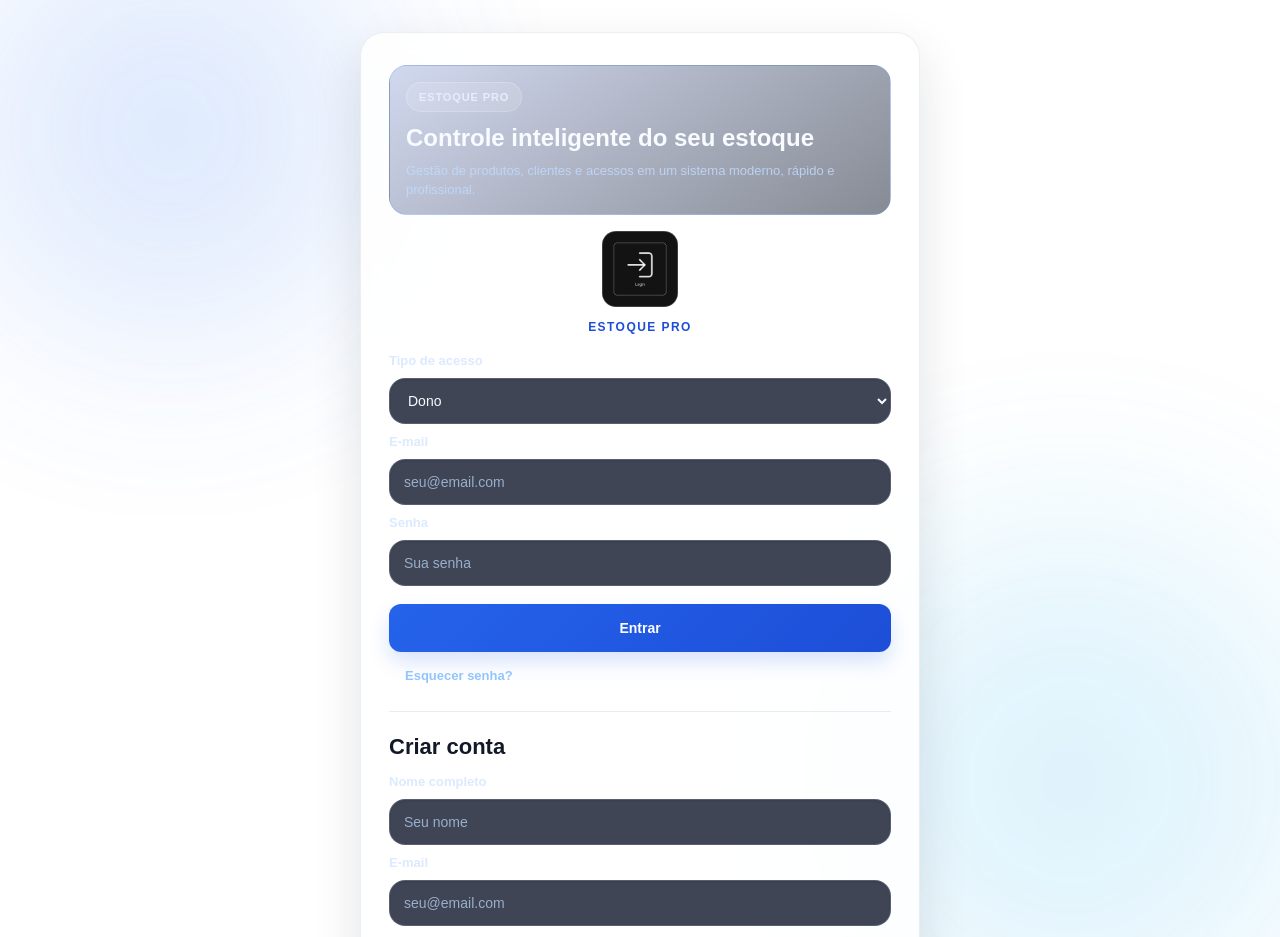
<file: index.html>
<!DOCTYPE html>
<html lang="pt-BR">
<head>
    <meta charset="UTF-8">
    <meta http-equiv="refresh" content="0; url=pages/index.html">
    <title>Estoque Pro</title>
</head>
<body>
    <p>Redirecionando para o dashboard...</p>
</body>
</html>
</file>
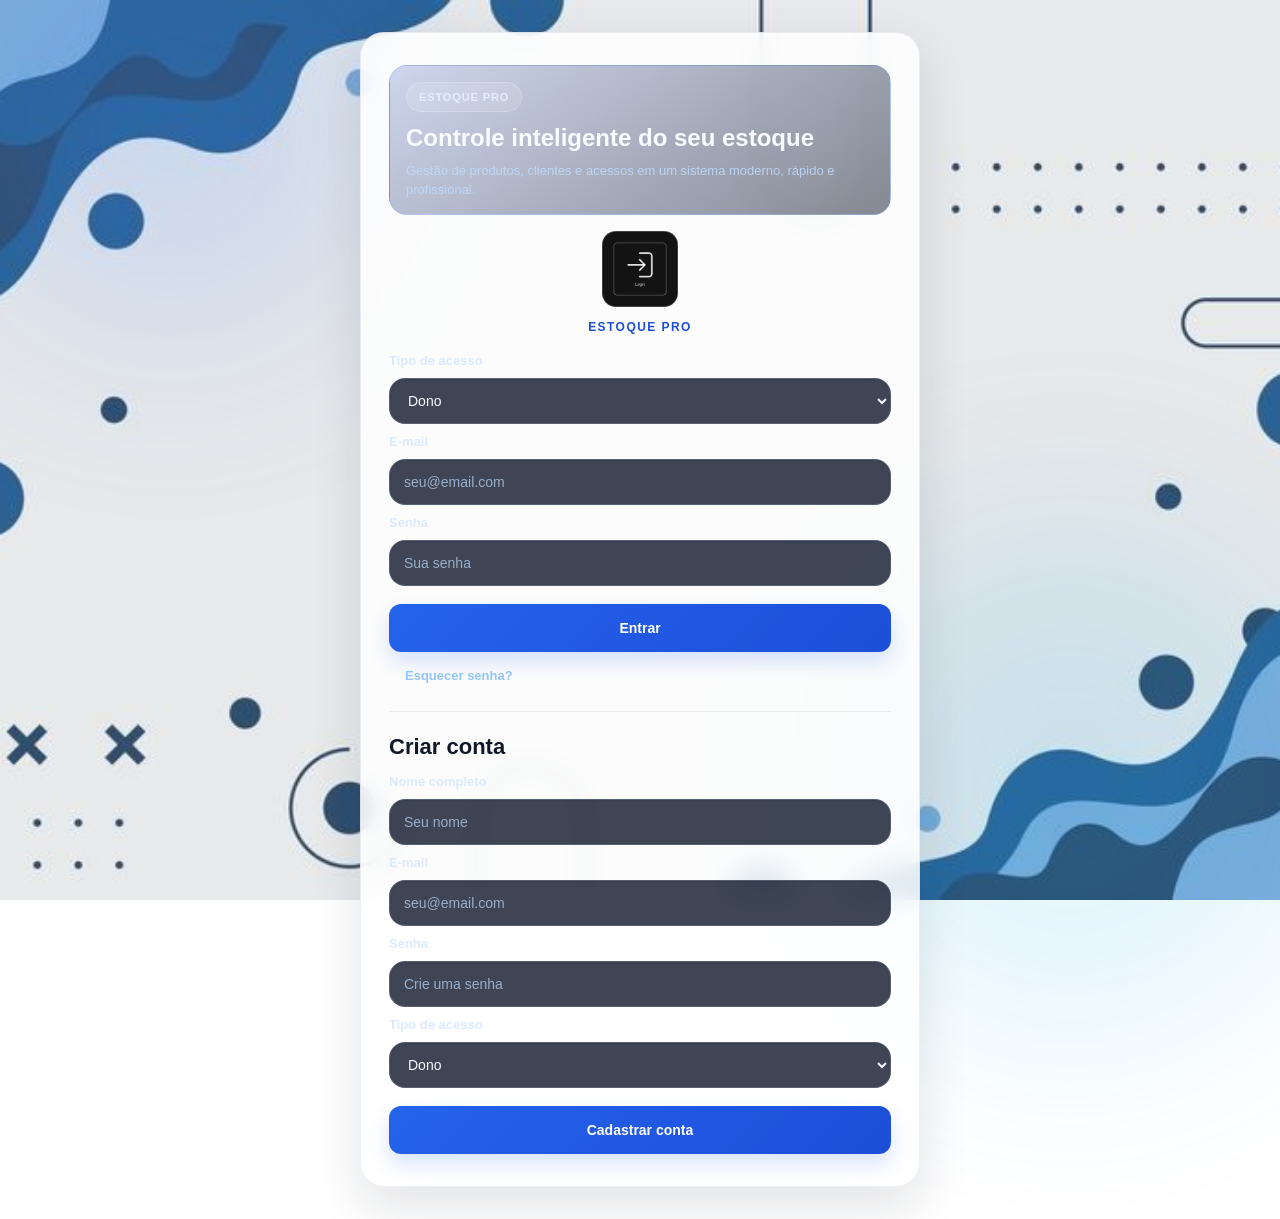
<file: pages/index.html>
﻿<!DOCTYPE html>
<html lang="pt-BR">
<head>
    <meta charset="UTF-8">
    <meta name="viewport" content="width=device-width, initial-scale=1.0">
    <title>Estoque Pro - Dashboard</title>
    <link rel="stylesheet" href="../css/style.css">
</head>
<body>
    <div class="container">
        <div data-include="sidebar"></div>
        <main class="content">
            <header class="page-header">
                <div>
                    <span class="eyebrow">Painel geral</span>
                    <h1>Dashboard</h1>
                </div>
            </header>

            <section class="dashboard-hero">
                <div>
                    <span>Visão geral do estoque</span>
                    <h2>Seu negócio em tempo real</h2>
                    <p>Acompanhe produtos, faturamento, estoque e desempenho com uma visão mais clara e profissional.</p>
                </div>
                <button type="button" class="hero-btn">Ver relatórios</button>
            </section>

            <section class="cards">
                <div class="card accent-blue"><h3>Total de Produtos</h3><p id="totalProdutos">0</p></div>
                <div class="card accent-green"><h3>Valor do Estoque</h3><p id="valorEstoque">R$ 0,00</p></div>
                <div class="card accent-amber"><h3>Estoque Baixo</h3><p id="estoqueBaixo">0</p></div>
                <div class="card accent-red"><h3>Sem Estoque</h3><p id="estoqueZerado">0</p></div>
                <div class="card accent-violet"><h3>Quantidade em Estoque</h3><p id="quantidadeEstoque">0</p></div>
            </section>
            <section class="alertas">
                <h2>Produtos que precisam de atenção</h2>
                <div class="tabela-alerta">
                    <table>
                        <thead>
                            <tr><th>Produto</th><th>Código</th><th>Estoque</th><th>Estoque Mínimo</th><th>Status</th></tr>
                        </thead>
                        <tbody id="produtosAlerta"></tbody>
                    </table>
                </div>
            </section>
            <section class="resumo-dashboard">
                <h2>Resumo do Estoque</h2>
                <p>Consulte abaixo as principais informações dos produtos cadastrados.</p>
            </section>
        </main>
    </div>
    <script src="../js/include-partials.js"></script>
    <script src="../js/dashboard.js"></script>
    <script src="../js/alertas.js"></script>
</body>
</html>
</file>
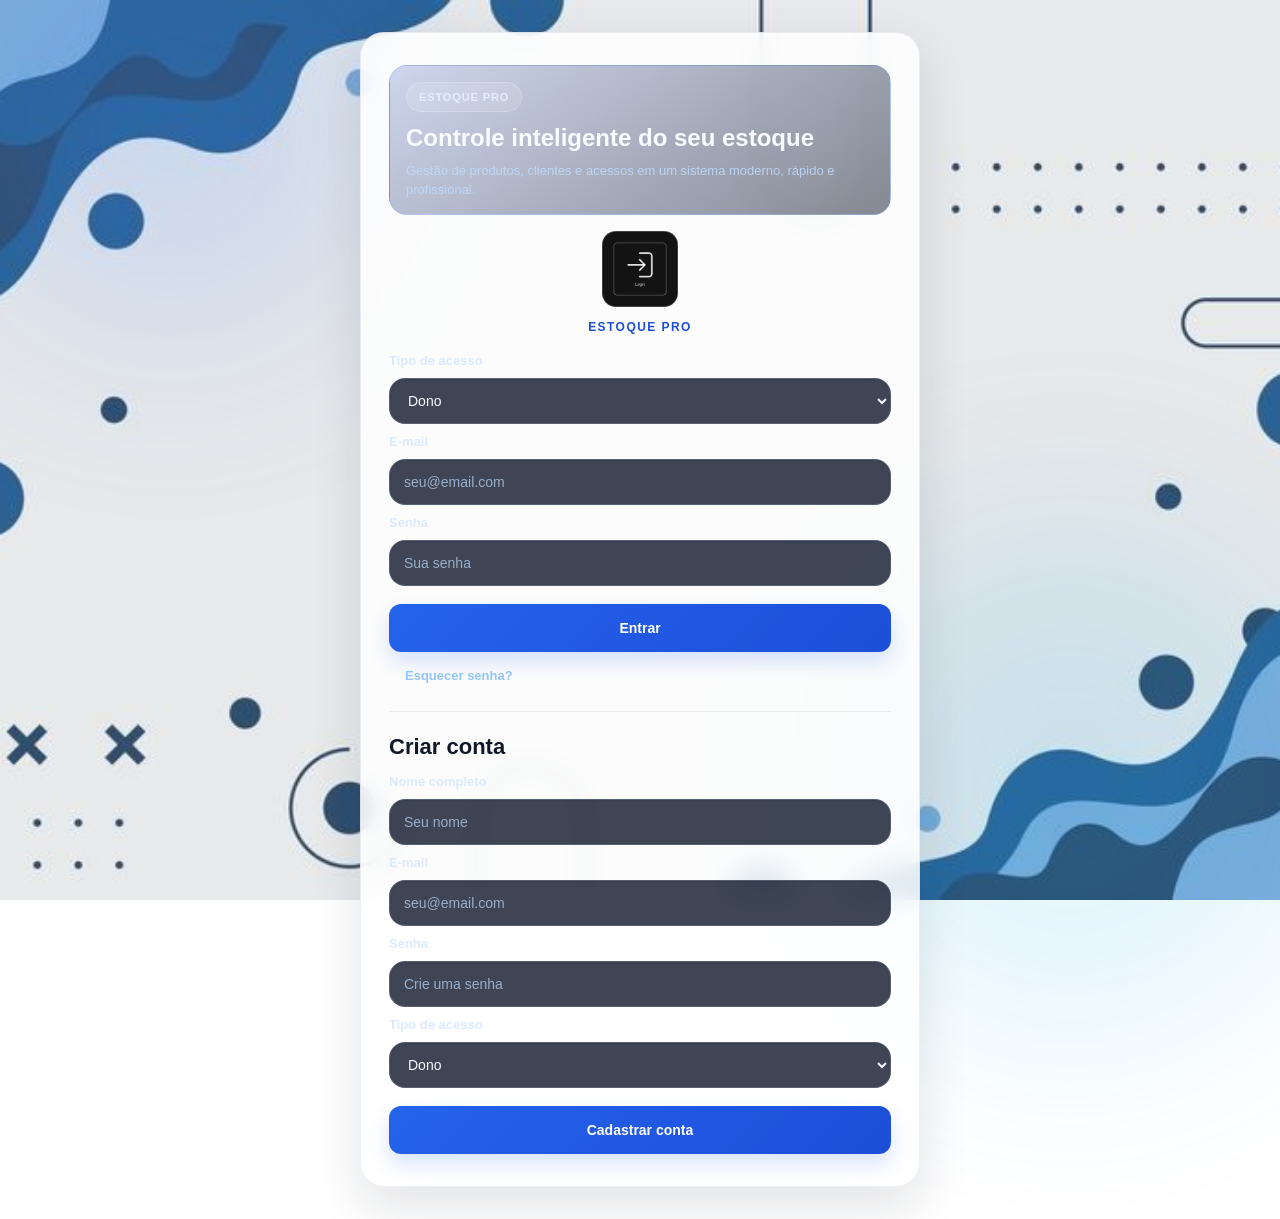
<file: pages/cadastro.html>
<!DOCTYPE html>
<html lang="pt-BR">

<head>

    <meta charset="UTF-8">

    <meta
        name="viewport"
        content="width=device-width, initial-scale=1.0"
    >

    <title>Estoque Pro - Cadastro</title>

    <link rel="stylesheet" href="../css/style.css">

</head>

<body>

<div class="container">

    <div data-include="sidebar"></div>

    <!-- CONTEÚDO -->

    <main class="content cadastro-page">

        <header class="page-header cadastro-header">

            <div class="cadastro-titulo">
                <img class="cadastro-icone" src="../assets/icone-cadastro.jpeg" alt="Ícone de cadastro">
                <h1>Cadastro de Produto</h1>
            </div>

        </header>

        <form id="formProduto" class="form-cadastro-produto">

            <!-- NOME -->

            <label for="nomeProduto">
                Nome do Produto
            </label>

            <input
                type="text"
                id="nomeProduto"
                name="nomeProduto"
                placeholder="Digite o nome do produto"
                required
            >


            <!-- CÓDIGO INTERNO -->

            <label for="codigoInterno">
                Código Interno
            </label>

            <input
                type="text"
                id="codigoInterno"
                name="codigoInterno"
                placeholder="Gerado automaticamente"
                readonly
            >


            <!-- CÓDIGO DE BARRAS -->

            <label for="codigoBarras">
                Código de Barras
            </label>

            <input
                type="text"
                id="codigoBarras"
                name="codigoBarras"
                placeholder="Ex.: 7891234567890"
            >


            <!-- CATEGORIA -->

            <label for="categoria">
                Categoria
            </label>

            <select
                id="categoria"
                name="categoria"
                required
            >

                <option value="">
                    Selecione uma categoria
                </option>

                <option value="informatica">
                    Informática
                </option>

                <option value="eletrodomesticos">
                    Eletrodomésticos
                </option>

                <option value="roupas">
                    Roupas
                </option>

                <option value="outros">
                    Outros
                </option>

            </select>


            <!-- PREÇO DE CUSTO -->

            <label for="precoCusto">
                Preço de Custo
            </label>

            <input
                type="number"
                id="precoCusto"
                name="precoCusto"
                placeholder="0,00"
                step="0.01"
                min="0"
                required
            >


            <!-- PREÇO DE VENDA -->

            <label for="precoVenda">
                Preço de Venda
            </label>

            <input
                type="number"
                id="precoVenda"
                name="precoVenda"
                placeholder="0,00"
                step="0.01"
                min="0"
                required
            >


            <!-- QUANTIDADE -->

            <label for="quantidade">
                Quantidade Inicial
            </label>

            <input
                type="number"
                id="quantidade"
                name="quantidade"
                placeholder="Quantidade inicial"
                min="0"
                required
            >


            <!-- ESTOQUE MÍNIMO -->

            <label for="estoqueMinimo">
                Estoque Mínimo
            </label>

            <input
                type="number"
                id="estoqueMinimo"
                name="estoqueMinimo"
                placeholder="Quantidade mínima"
                min="0"
                value="0"
            >


            <!-- UNIDADE -->

            <label for="unidade">
                Unidade de Medida
            </label>

            <select
                id="unidade"
                name="unidade"
                required
            >

                <option value="">
                    Selecione
                </option>

                <option value="unidade">
                    Unidade (un)
                </option>

                <option value="kg">
                    Quilograma (kg)
                </option>

                <option value="litro">
                    Litro (L)
                </option>

                <option value="caixa">
                    Caixa
                </option>

                <option value="pacote">
                    Pacote
                </option>

            </select>


            <!-- LOCAL -->

            <label for="localEstoque">
                Local do Estoque
            </label>

            <input
                type="text"
                id="localEstoque"
                name="localEstoque"
                placeholder="Ex.: Depósito - Prateleira A3"
                required
            >


            <!-- BOTÃO -->

            <button
                type="submit"
                id="btnSalvarProduto"
            >
                Cadastrar Produto
            </button>

        </form>

    </main>

</div>


<script src="../js/include-partials.js"></script>
<script src="../js/cadastro.js"></script>

</body>

</html>
</file>
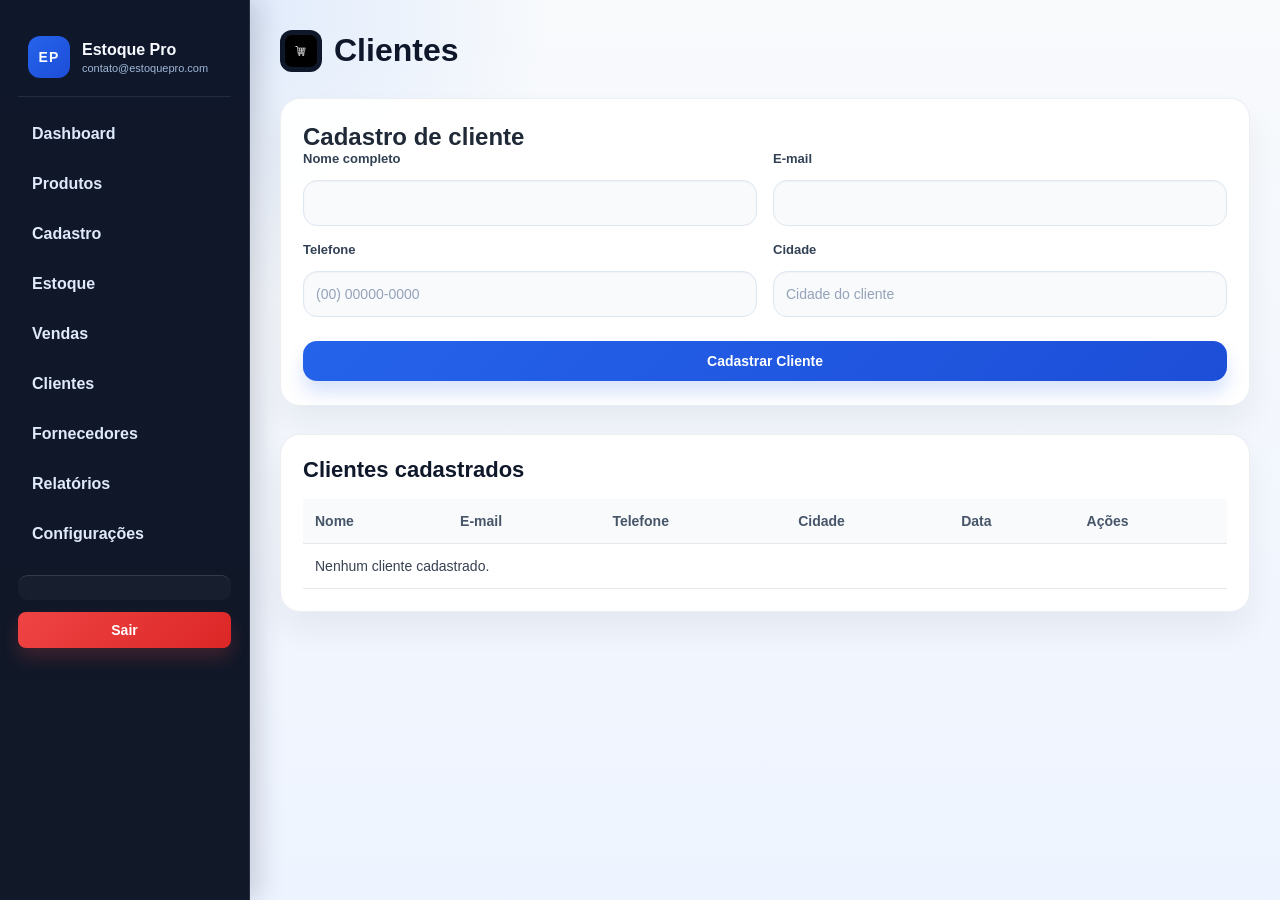
<file: pages/clientes.html>
﻿<!DOCTYPE html>
<html lang="pt-BR">
<head>
    <meta charset="UTF-8">
    <meta name="viewport" content="width=device-width, initial-scale=1.0">
    <title>Estoque Pro - Clientes</title>
    <link rel="stylesheet" href="../css/style.css">
</head>
<body>
    <div class="container">
        <div data-include="sidebar"></div>
        <main class="content clientes-page">
            <header class="page-header clientes-header">
                <div class="clientes-titulo">
                    <img class="clientes-icone" src="../assets/icone-clientes.jpg" alt="Ícone de clientes">
                    <h1>Clientes</h1>
                </div>
            </header>

            <div id="clientesMensagem" class="mensagem"></div>

            <section class="cadastro-cliente">
                <h2>Cadastro de cliente</h2>
                <form id="formCliente" class="form-venda">
                    <div class="campo-duplo">
                        <div>
                            <label for="nomeCliente">Nome completo</label>
                            <input type="text" id="nomeCliente" name="nomeCliente" required>
                        </div>
                        <div>
                            <label for="emailCliente">E-mail</label>
                            <input type="email" id="emailCliente" name="emailCliente" required>
                        </div>
                    </div>

                    <div class="campo-duplo">
                        <div>
                            <label for="telefoneCliente">Telefone</label>
                            <input type="tel" id="telefoneCliente" name="telefoneCliente" placeholder="(00) 00000-0000">
                        </div>
                        <div>
                            <label for="cidadeCliente">Cidade</label>
                            <input type="text" id="cidadeCliente" name="cidadeCliente" placeholder="Cidade do cliente">
                        </div>
                    </div>

                    <div class="acao-venda">
                        <button type="submit" id="btnSalvarCliente" class="btn-primary">Cadastrar Cliente</button>
                    </div>
                </form>
            </section>

            <section class="lista-clientes">
                <h2>Clientes cadastrados</h2>
                <table>
                    <thead>
                        <tr><th>Nome</th><th>E-mail</th><th>Telefone</th><th>Cidade</th><th>Data</th><th>Ações</th></tr>
                    </thead>
                    <tbody id="listaClientes"></tbody>
                </table>
            </section>
        </main>
    </div>
    <script src="../js/include-partials.js"></script>
    <script src="../js/clientes.js"></script>
</body>
</html>
</file>
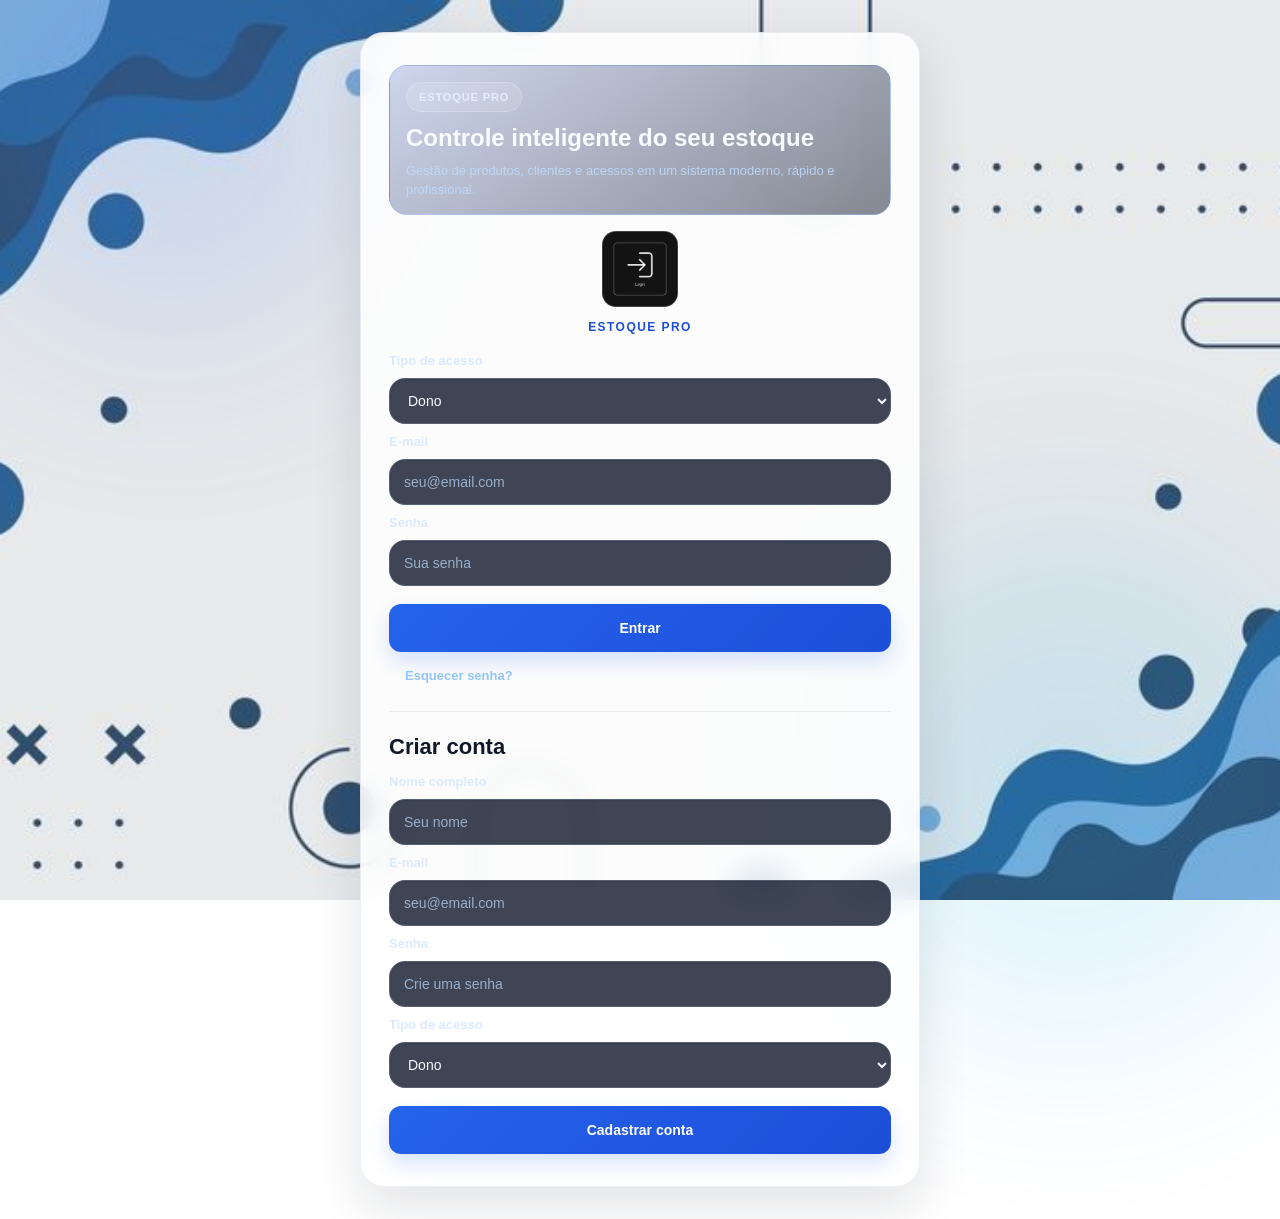
<file: pages/configuracoes.html>
﻿<!DOCTYPE html>
<html lang="pt-BR">
<head>
    <meta charset="UTF-8">
    <meta name="viewport" content="width=device-width, initial-scale=1.0">
    <title>Estoque Pro - Configurações</title>
    <link rel="stylesheet" href="../css/style.css">
</head>
<body>
    <div class="container">
        <div data-include="sidebar"></div>
        <main class="content config-page">
            <header class="page-header configuracoes-header">
                <div class="configuracoes-titulo">
                    <img class="configuracoes-icone" src="../assets/icone-configuracoes.jpeg" alt="Ícone de configurações">
                    <h1>Configurações</h1>
                </div>
            </header>

            <section class="cards">
                <div class="card">
                    <h3>Empresa</h3>
                    <p id="resumoEmpresa">Estoque Pro</p>
                </div>
                <div class="card">
                    <h3>Estoque mínimo</h3>
                    <p id="resumoEstoque">10 itens</p>
                </div>
                <div class="card">
                    <h3>Desconto padrão</h3>
                    <p id="resumoDesconto">5%</p>
                </div>
            </section>

            <section class="venda-panel">
                <div class="venda-form-box">
                    <h2>Dados da empresa</h2>

                    <form id="formConfiguracoes" class="form-venda">
                        <div class="campo-duplo">
                            <div>
                                <label for="nomeLoja">Nome da loja</label>
                                <input type="text" id="nomeLoja" placeholder="Estoque Pro">
                            </div>
                            <div>
                                <label for="emailLoja">E-mail principal</label>
                                <input type="email" id="emailLoja" placeholder="contato@estoquepro.com">
                            </div>
                        </div>

                        <div class="campo-duplo">
                            <div>
                                <label for="telefoneLoja">Telefone</label>
                                <input type="text" id="telefoneLoja" placeholder="(11) 99999-9999">
                            </div>
                            <div>
                                <label for="enderecoLoja">Endereço</label>
                                <input type="text" id="enderecoLoja" placeholder="Rua da loja, 123">
                            </div>
                        </div>

                        <div class="campo-duplo">
                            <div>
                                <label for="descontoPadrao">Desconto padrão (%)</label>
                                <input type="number" id="descontoPadrao" min="0" max="100" step="0.01" value="5">
                            </div>
                            <div>
                                <label for="estoqueMinimo">Estoque mínimo</label>
                                <input type="number" id="estoqueMinimo" min="0" step="1" value="10">
                            </div>
                        </div>

                        <div class="campo-duplo">
                            <div>
                                <label for="temaSistema">Tema</label>
                                <select id="temaSistema">
                                    <option value="escuro">Escuro</option>
                                    <option value="claro">Claro</option>
                                </select>
                            </div>
                            <div>
                                <label for="alertaEstoque">Alerta de estoque</label>
                                <select id="alertaEstoque">
                                    <option value="true">Ativado</option>
                                    <option value="false">Desativado</option>
                                </select>
                            </div>
                        </div>

                        <div class="campo-duplo">
                            <div>
                                <label for="emailDono">E-mail do dono</label>
                                <input type="email" id="emailDono" placeholder="dono@estoquepro.com">
                            </div>
                            <div>
                                <label for="loginPadrao">Acesso padrão</label>
                                <select id="loginPadrao">
                                    <option value="owner">Dono</option>
                                    <option value="manager">Gerente</option>
                                    <option value="employee">Funcionário</option>
                                </select>
                            </div>
                        </div>

                        <div class="acao-venda">
                            <button type="submit" class="btn-primary">Salvar configurações</button>
                            <button type="button" id="resetConfiguracoes" class="btn-secondary">Restaurar padrão</button>
                        </div>
                    </form>
                </div>
            </section>
        </main>
    </div>
    <script src="../js/include-partials.js"></script>
    <script src="../js/configuracoes.js"></script>
</body>
</html>
</file>
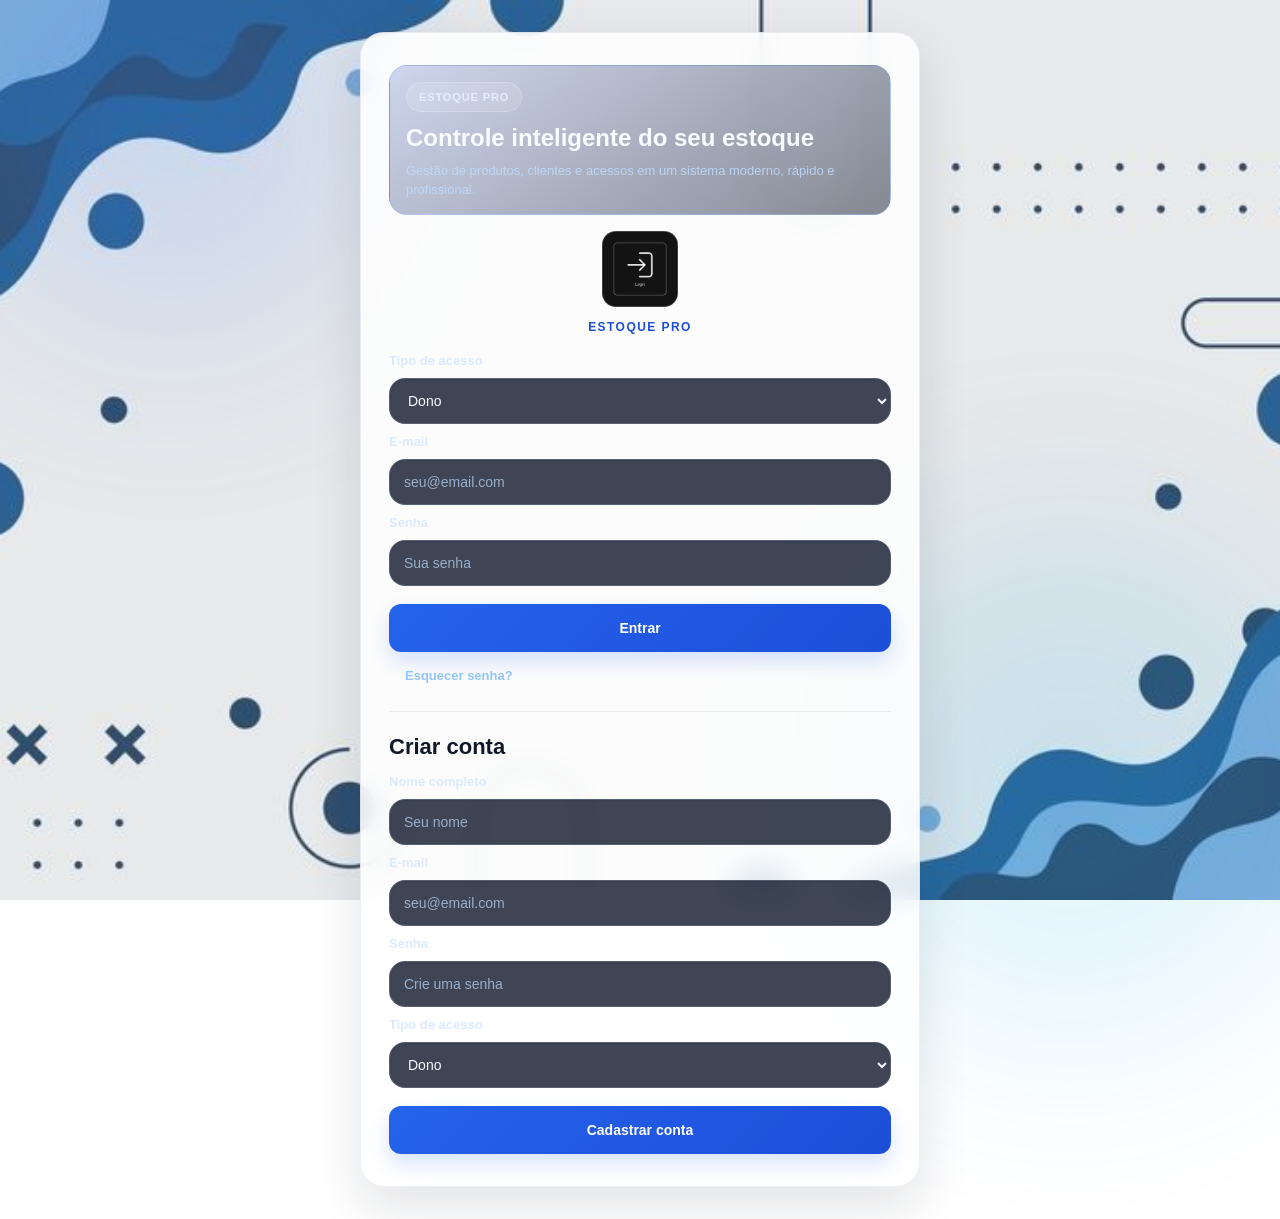
<file: pages/dashboard.html>
﻿<!DOCTYPE html>
<html lang="pt-BR">
<head>
    <meta charset="UTF-8">
    <meta name="viewport" content="width=device-width, initial-scale=1.0">
    <title>Estoque Pro - Dashboard</title>
    <link rel="stylesheet" href="../css/style.css">
</head>
<body>
    <div class="container">
        <div data-include="sidebar"></div>
        <main class="content">
            <header><h1>Dashboard</h1></header>
            <section class="cards">
                <div class="card"><h3>Total de Produtos</h3><p id="totalProdutos">0</p></div>
                <div class="card"><h3>Valor do Estoque</h3><p id="valorEstoque">R$ 0,00</p></div>
                <div class="card"><h3>Estoque Baixo</h3><p id="estoqueBaixo">0</p></div>
                <div class="card"><h3>Sem Estoque</h3><p id="estoqueZerado">0</p></div>
                <div class="card"><h3>Quantidade em Estoque</h3><p id="quantidadeEstoque">0</p></div>
            </section>
            <section class="alertas">
                <h2>Produtos que precisam de atenção</h2>
                <div class="tabela-alerta">
                    <table>
                        <thead>
                            <tr><th>Produto</th><th>Código</th><th>Estoque</th><th>Estoque Mínimo</th><th>Status</th></tr>
                        </thead>
                        <tbody id="produtosAlerta"></tbody>
                    </table>
                </div>
            </section>
        </main>
    </div>
    <script src="../js/include-partials.js"></script>
    <script src="../js/dashboard.js"></script>
    <script src="../js/alertas.js"></script>
</body>
</html>
</file>
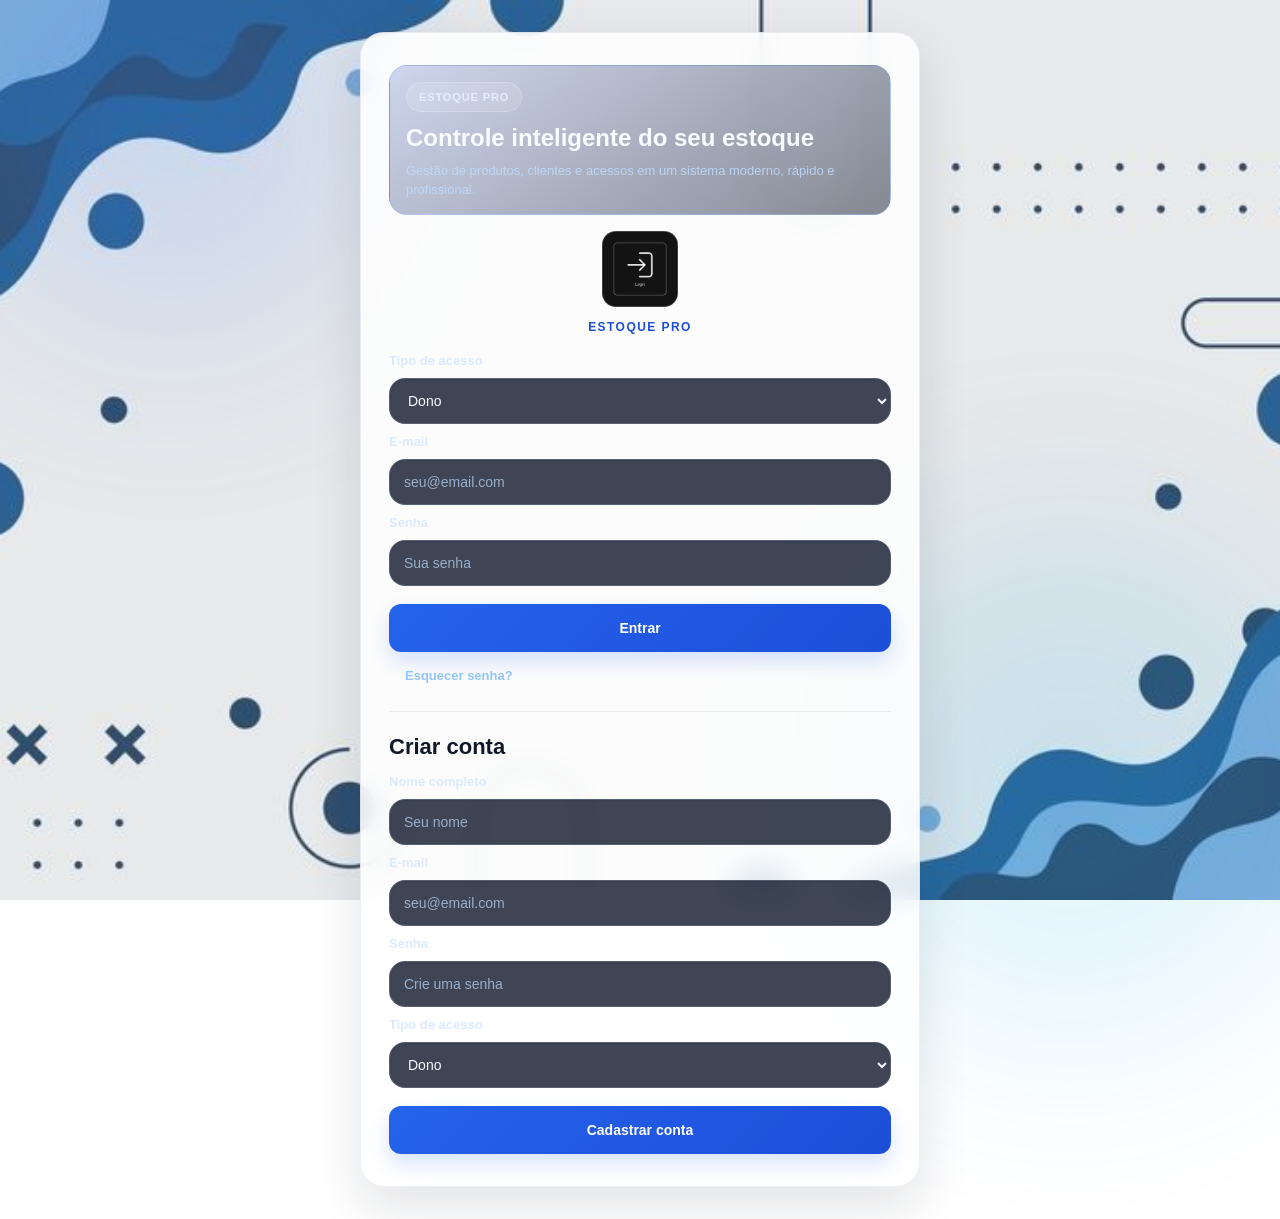
<file: pages/estoque.html>
﻿<!DOCTYPE html>
<html lang="pt-BR">
<head>
    <meta charset="UTF-8">
    <meta name="viewport" content="width=device-width, initial-scale=1.0">
    <title>Estoque Pro - Estoque</title>
    <link rel="stylesheet" href="../css/style.css">
</head>
<body>
    <div class="container">
        <div data-include="sidebar"></div>

        <main class="content">
            <header class="page-header estoque-header">
                <div class="estoque-titulo">
                    <img class="estoque-icone" src="../assets/icone-estoque.jpeg" alt="Ícone de estoque">
                    <h1>Movimentação de Estoque</h1>
                </div>
            </header>

            <section class="form-movimentacao">
                <h2>Nova movimentação</h2>
                <form id="formMovimentacao">
                    <label>Produto</label>
                    <select id="produtoMovimentacao" required></select>
                    <label>Tipo</label>
                    <select id="tipoMovimentacao">
                        <option value="entrada">Entrada</option>
                        <option value="saida">Saída</option>
                        <option value="ajuste">Ajuste</option>
                    </select>
                    <label>Quantidade</label>
                    <input type="number" id="quantidadeMovimentacao" min="1" required>
                    <label>Motivo</label>
                    <input type="text" id="motivoMovimentacao" placeholder="Ex.: Compra de fornecedor">
                    <button type="submit">Registrar Movimentação</button>
                </form>
            </section>

            <section class="lista-movimentacoes">
                <h2>Histórico</h2>
                <table>
                    <thead>
                        <tr>
                            <th>Data</th>
                            <th>Produto</th>
                            <th>Tipo</th>
                            <th>Quantidade</th>
                            <th>Motivo</th>
                            <th>Ações</th>
                        </tr>
                    </thead>
                    <tbody id="listaMovimentacoes"></tbody>
                </table>
            </section>
        </main>
    </div>

    <script src="../js/include-partials.js"></script>
    <script src="../js/estoque.js"></script>
</body>
</html>
</file>
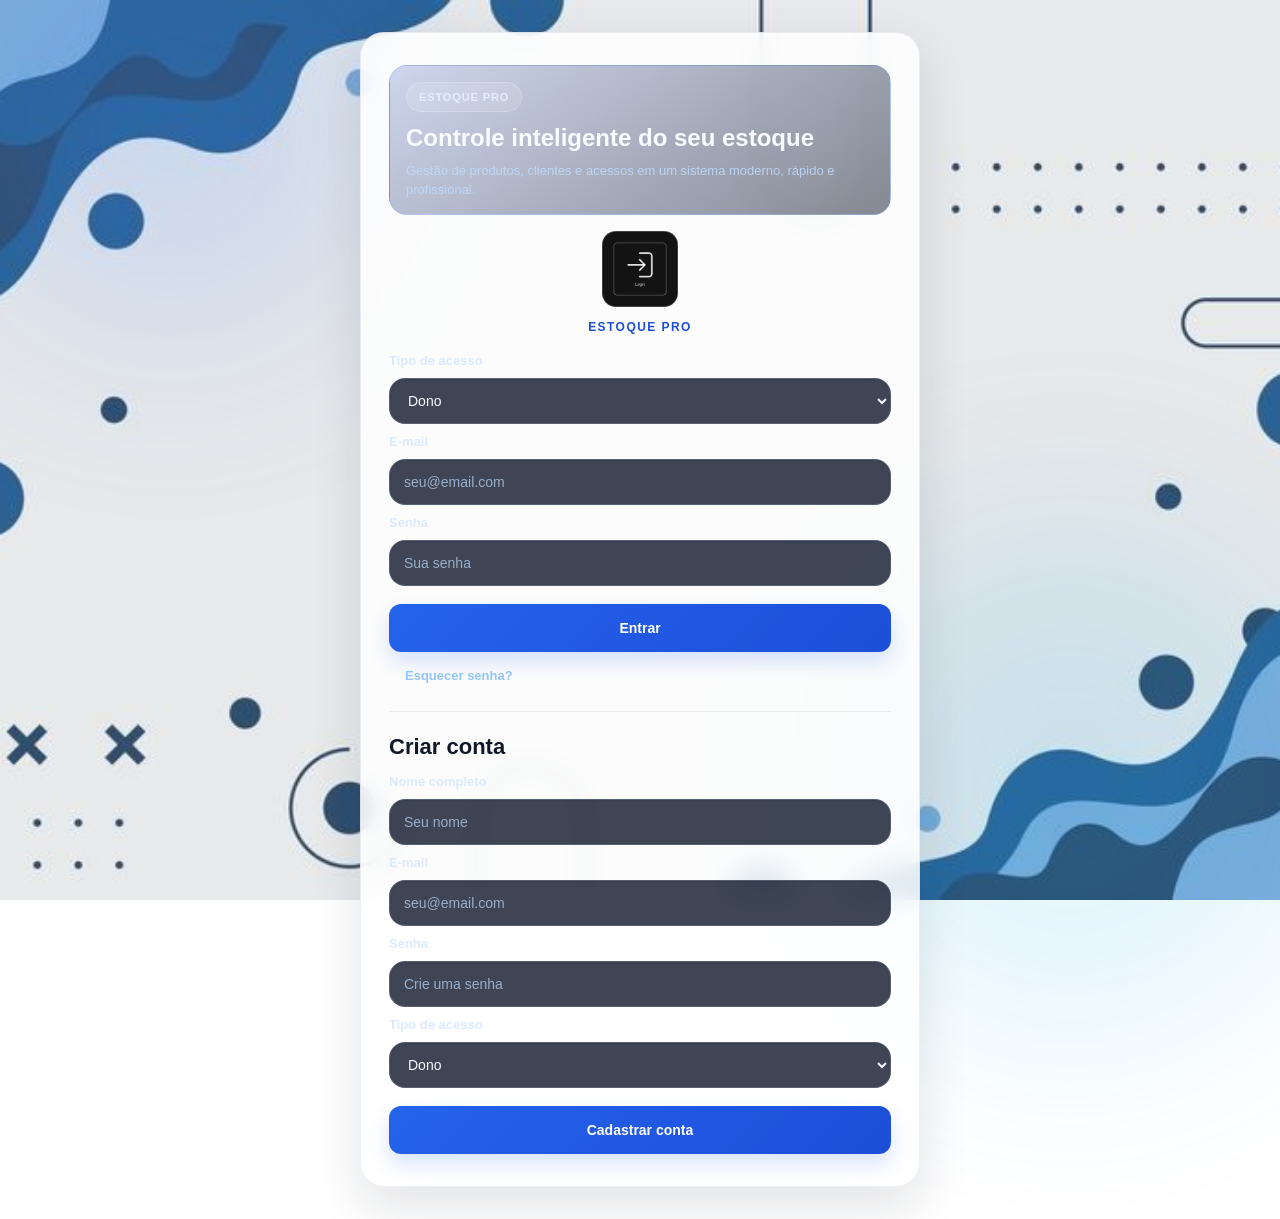
<file: pages/fornecedores.html>
﻿<!DOCTYPE html>
<html lang="pt-BR">
<head>
    <meta charset="UTF-8">
    <meta name="viewport" content="width=device-width, initial-scale=1.0">
    <title>Estoque Pro - Fornecedores</title>
    <link rel="stylesheet" href="../css/style.css">
</head>
<body>
    <div class="container">
        <div data-include="sidebar"></div>
        <main class="content fornecedores-page">
            <header class="page-header fornecedores-header">
                <div class="fornecedores-titulo">
                    <img class="fornecedores-icone" src="../assets/icone-fornecedores.jpeg" alt="Ícone de fornecedores">
                    <h1>Fornecedores</h1>
                </div>
            </header>

            <section class="cadastro-cliente">
                <h2>Cadastro de fornecedor</h2>
                <form id="formFornecedor" class="form-venda">
                    <div class="campo-duplo">
                        <div>
                            <label for="nomeFornecedor">Nome</label>
                            <input type="text" id="nomeFornecedor" required>
                        </div>
                        <div>
                            <label for="empresaFornecedor">Empresa</label>
                            <input type="text" id="empresaFornecedor" required>
                        </div>
                    </div>

                    <div class="campo-duplo">
                        <div>
                            <label for="emailFornecedor">E-mail</label>
                            <input type="email" id="emailFornecedor" required>
                        </div>
                        <div>
                            <label for="telefoneFornecedor">Telefone</label>
                            <input type="tel" id="telefoneFornecedor" placeholder="(00) 00000-0000">
                        </div>
                    </div>

                    <div class="acao-venda">
                        <button type="submit" id="btnSalvarFornecedor" class="btn-primary">Cadastrar Fornecedor</button>
                    </div>
                </form>
            </section>

            <section class="lista-clientes">
                <h2>Fornecedores cadastrados</h2>
                <table>
                    <thead>
                        <tr><th>Nome</th><th>Empresa</th><th>E-mail</th><th>Telefone</th><th>Data</th><th>Ações</th></tr>
                    </thead>
                    <tbody id="listaFornecedores"></tbody>
                </table>
            </section>
        </main>
    </div>
    <script src="../js/include-partials.js"></script>
    <script src="../js/fornecedores.js"></script>
</body>
</html>
</file>
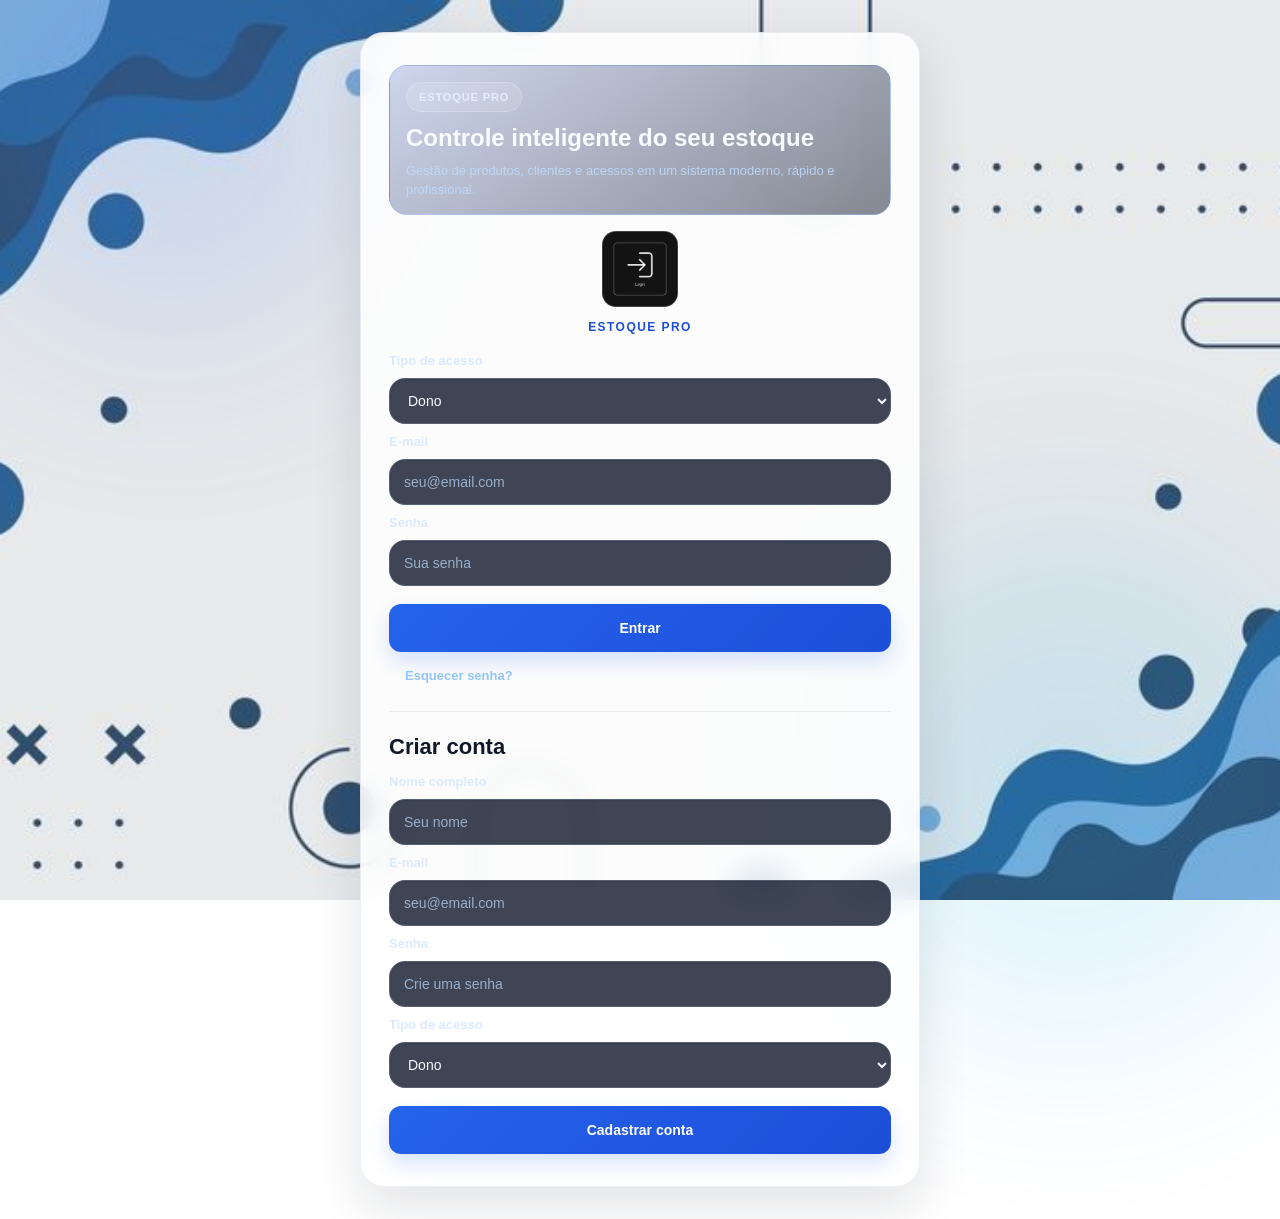
<file: pages/login.html>
﻿<!DOCTYPE html>
<html lang="pt-BR">
<head>
    <meta charset="UTF-8">
    <meta name="viewport" content="width=device-width, initial-scale=1.0">
    <title>Estoque Pro - Login</title>
    <link rel="stylesheet" href="../css/style.css">
</head>
<body class="login-body">
    <div class="login-shell compact-login-shell">
        <main class="login-panel compact-login-panel premium-panel">
            <div class="premium-banner">
                <span class="mini-badge">Estoque Pro</span>
                <h2>Controle inteligente do seu estoque</h2>
                <p>Gestão de produtos, clientes e acessos em um sistema moderno, rápido e profissional.</p>
            </div>

            <div class="login-brand compact-brand">
                <div class="brand-logo">
                    <img src="../assets/icone-login.jpeg" alt="Ícone de login">
                </div>
                <div class="brand-copy">
                    <span>Estoque Pro</span>
                </div>
            </div>

            <div id="loginMensagem" class="login-mensagem"></div>

            <form id="formLogin" class="auth-form compact-form" autocomplete="off">
                <label for="tipoLogin">Tipo de acesso</label>
                <select id="tipoLogin" name="tipoLogin" required>
                    <option value="owner">Dono</option>
                    <option value="manager">Gerente</option>
                    <option value="employee">Funcionário</option>
                </select>

                <label for="email">E-mail</label>
                <input type="email" id="email" name="email" placeholder="seu@email.com" required>

                <label for="senha">Senha</label>
                <input type="password" id="senha" name="senha" placeholder="Sua senha" required>

                <button type="submit">Entrar</button>
            </form>

            <button type="button" class="forgot-link" id="toggleRecuperarSenha">Esquecer senha?</button>

            <div id="recuperarSenhaBox" class="recuperar-senha-box" hidden>
                <form id="formRecuperarSenha" class="auth-form compact-form">
                    <label for="emailRecuperar">Digite seu e-mail</label>
                    <input type="email" id="emailRecuperar" name="emailRecuperar" placeholder="seu@email.com" required>
                    <button type="submit" class="button-secondary">Enviar senha</button>
                </form>
            </div>

            <div class="cadastro-conta compact-cadastro">
                <h2>Criar conta</h2>
                <div id="cadastroMensagem" class="login-mensagem"></div>
                <form id="formCadastroAcesso" class="auth-form compact-form">
                    <label for="nomeCadastro">Nome completo</label>
                    <input type="text" id="nomeCadastro" name="nomeCadastro" placeholder="Seu nome" required>

                    <label for="emailCadastro">E-mail</label>
                    <input type="email" id="emailCadastro" name="emailCadastro" placeholder="seu@email.com" required>

                    <label for="senhaCadastro">Senha</label>
                    <input type="password" id="senhaCadastro" name="senhaCadastro" placeholder="Crie uma senha" required>

                    <label for="tipoCadastro">Tipo de acesso</label>
                    <select id="tipoCadastro" name="tipoCadastro" required>
                        <option value="owner">Dono</option>
                        <option value="manager">Gerente</option>
                        <option value="employee">Funcionário</option>
                    </select>

                    <button type="submit">Cadastrar conta</button>
                </form>
            </div>
        </main>
    </div>
    <script src="../js/auth.js"></script>
    <script src="../js/login.js"></script>
</body>
</html>
</file>
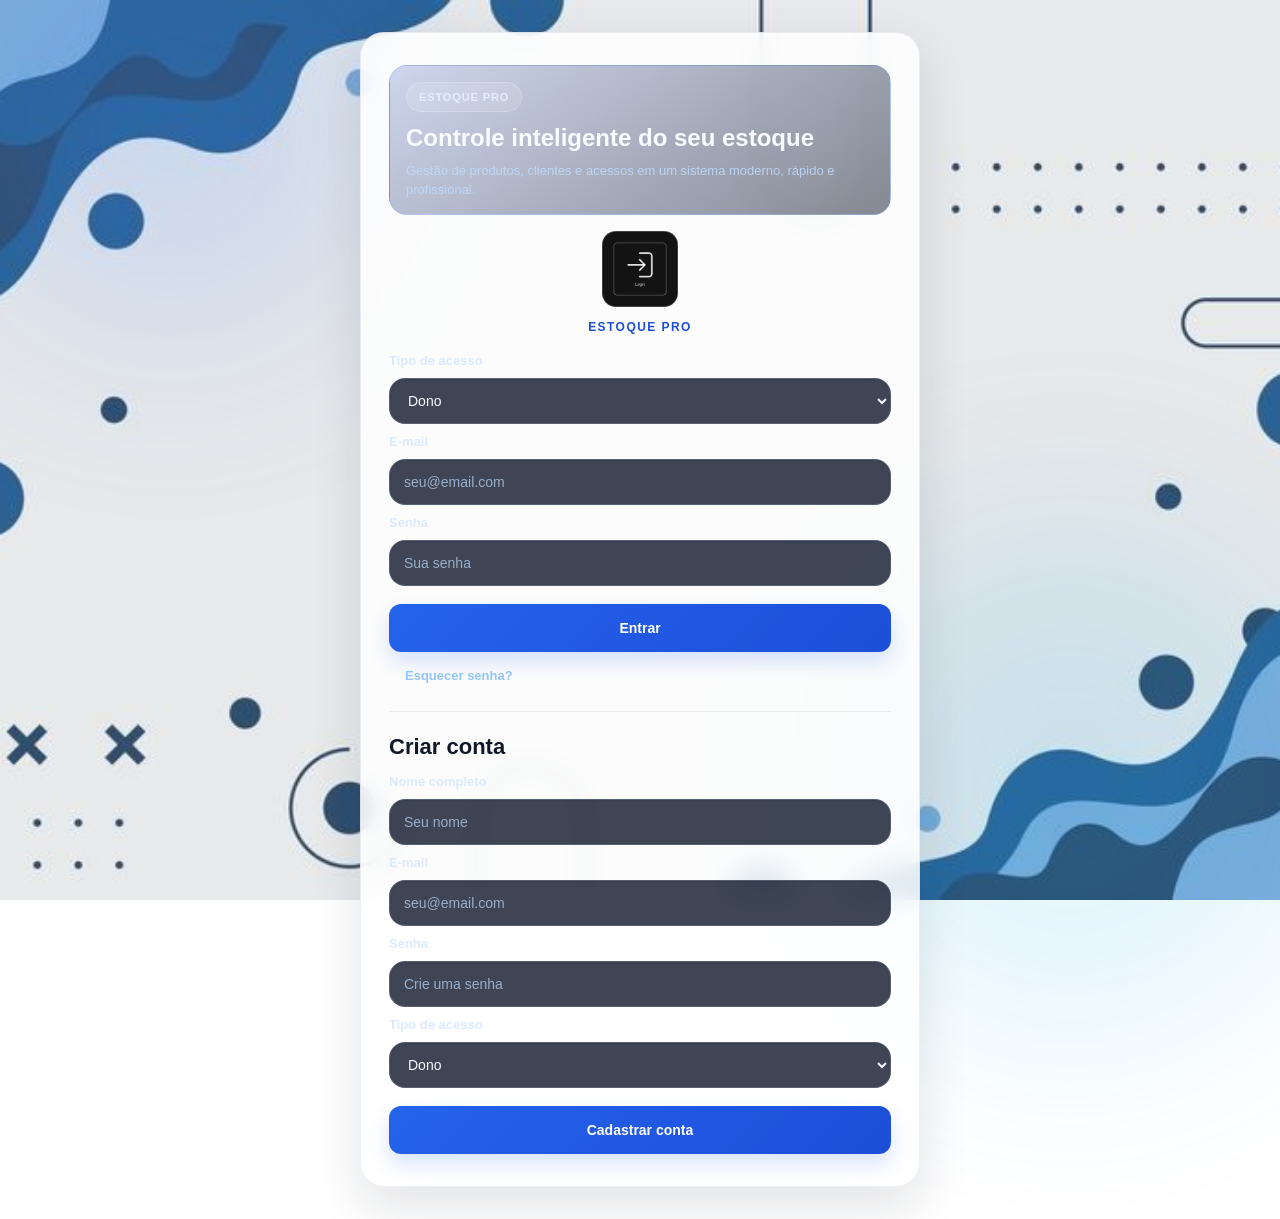
<file: pages/produtos.html>
﻿<!DOCTYPE html>
<html lang="pt-BR">
<head>
    <meta charset="UTF-8">
    <meta name="viewport" content="width=device-width, initial-scale=1.0">
    <title>Estoque Pro - Produtos</title>
    <link rel="stylesheet" href="../css/style.css">
</head>
<body>
    <div class="container">
        <div data-include="sidebar"></div>
        <main class="content">
            <header class="page-header produtos-header">
                <div class="produtos-titulo">
                    <img class="produtos-icone" src="../assets/icone-produtos.jpeg" alt="Ícone de produtos">
                    <h1>Produtos</h1>
                </div>
            </header>
            <section class="filtros">
                <input id="pesquisa" type="text" placeholder="Pesquisar produtos">
                <select id="categoria"></select>
                <button id="novoProduto" type="button">Cadastrar Produto</button>
            </section>
            <section class="lista-produtos">
                <table>
                    <thead>
                        <tr><th>Nome</th><th>Código</th><th>Categoria</th><th>Estoque</th><th>Preço</th><th>Ações</th></tr>
                    </thead>
                    <tbody id="listaProdutos"></tbody>
                </table>
            </section>
        </main>
    </div>
    <script src="../js/include-partials.js"></script>
    <script src="../js/produtos.js"></script>
</body>
</html>
</file>
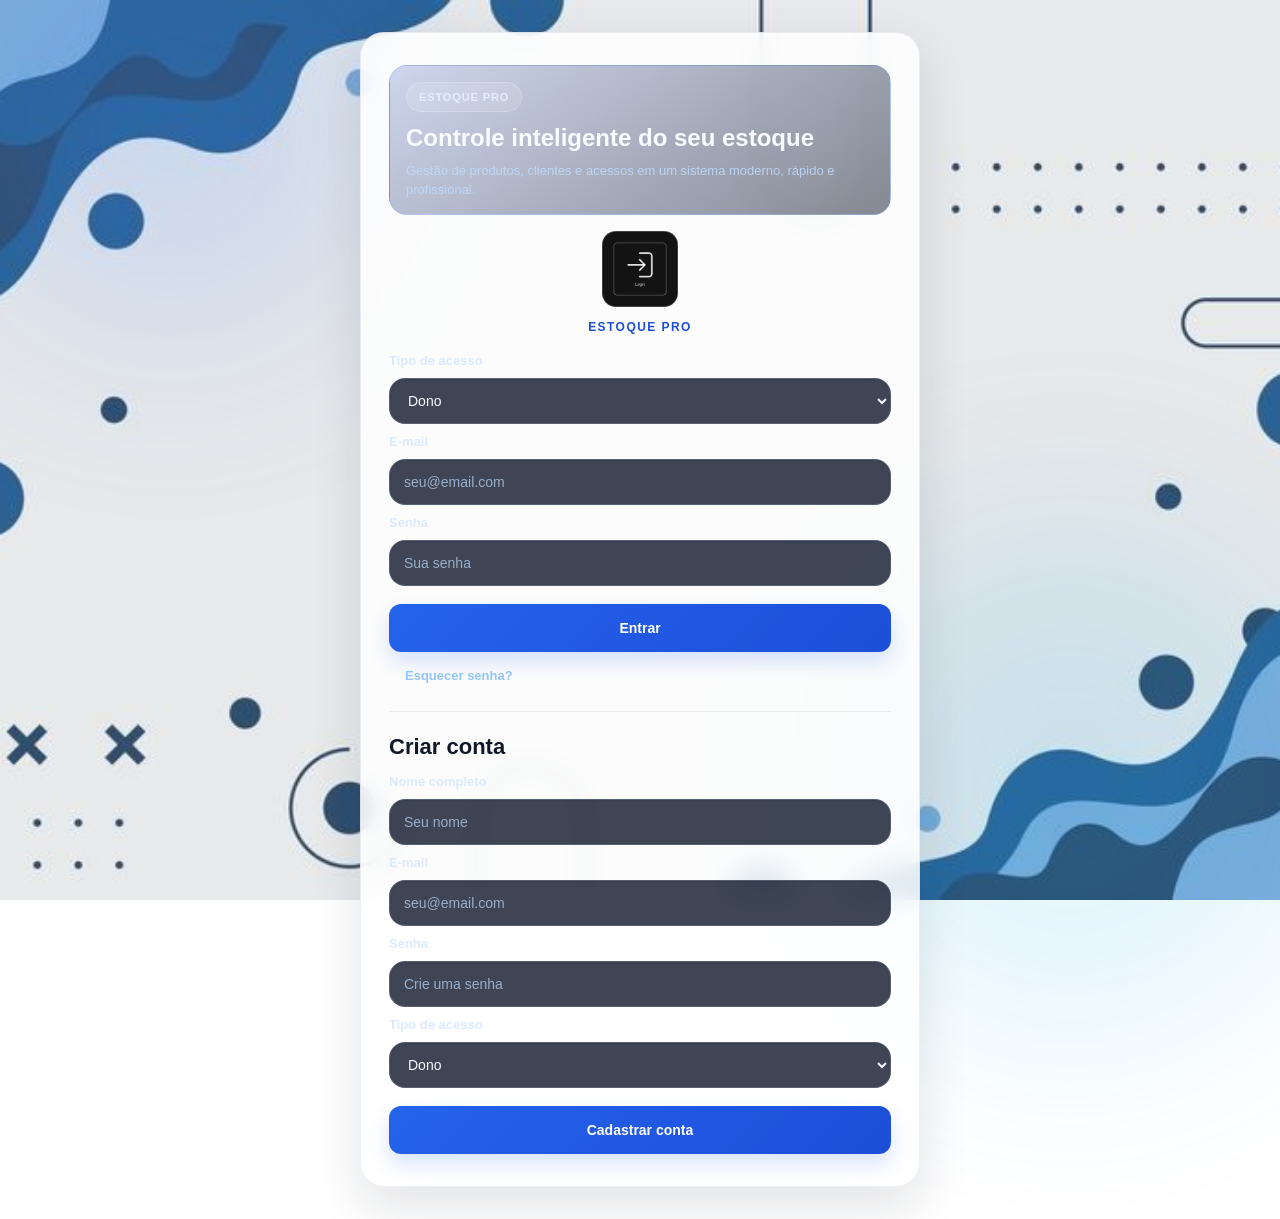
<file: pages/relatorios.html>
﻿<!DOCTYPE html>
<html lang="pt-BR">
<head>
    <meta charset="UTF-8">
    <meta name="viewport" content="width=device-width, initial-scale=1.0">
    <title>Estoque Pro - Relatórios</title>
    <link rel="stylesheet" href="../css/style.css">
</head>
<body>
    <div class="container">
        <div data-include="sidebar"></div>
        <main class="content">
            <header class="relatorios-header">
                <div>
                    <p class="eyebrow">VISÃO GERENCIAL</p>
                    <div class="relatorios-titulo">
                        <img class="relatorios-icone" src="../assets/icone-relatorios.jpg" alt="Ícone de relatórios">
                        <h1>Relatórios</h1>
                    </div>
                    <p>Veja o desempenho das vendas e as prioridades do seu estoque.</p>
                </div>
                <button id="exportarRelatorio" type="button" class="btn-secondary">Exportar vendas (CSV)</button>
            </header>

            <section class="relatorios-filtros" aria-label="Filtros do relatório">
                <div>
                    <label for="periodoRelatorio">Período</label>
                    <select id="periodoRelatorio">
                        <option value="hoje">Hoje</option>
                        <option value="7">Últimos 7 dias</option>
                        <option value="30" selected>Últimos 30 dias</option>
                        <option value="todos">Todo o período</option>
                    </select>
                </div>
                <p id="periodoDescricao" class="periodo-descricao"></p>
            </section>

            <section class="cards relatorio-cards">
                <div class="card"><h3>Faturamento</h3><p id="relatorioFaturamento">R$ 0,00</p></div>
                <div class="card"><h3>Vendas realizadas</h3><p id="relatorioVendas">0</p></div>
                <div class="card"><h3>Itens vendidos</h3><p id="relatorioItensVendidos">0</p></div>
            </section>

            <section class="relatorio-grid">
                <article class="relatorio-bloco">
                    <div class="relatorio-bloco-titulo"><h2>Produtos mais vendidos</h2><span>Por quantidade</span></div>
                    <div class="tabela-alerta"><table><thead><tr><th>Produto</th><th>Quantidade</th><th>Faturamento</th></tr></thead><tbody id="produtosMaisVendidos"></tbody></table></div>
                </article>
                <article class="relatorio-bloco">
                    <div class="relatorio-bloco-titulo"><h2>Estoque que exige atenção</h2><span id="totalEstoqueCritico">0 produtos</span></div>
                    <div class="tabela-alerta"><table><thead><tr><th>Produto</th><th>Estoque atual</th><th>Status</th></tr></thead><tbody id="estoqueCritico"></tbody></table></div>
                </article>
            </section>

            <section class="relatorio-bloco">
                <div class="relatorio-bloco-titulo"><h2>Produtos sem movimentação</h2><span>Sem registros nos últimos 30 dias</span></div>
                <div class="tabela-alerta"><table><thead><tr><th>Produto</th><th>Código</th><th>Estoque</th><th>Valor em estoque</th></tr></thead><tbody id="produtosParados"></tbody></table></div>
            </section>
        </main>
    </div>
    <script src="../js/include-partials.js"></script>
    <script src="../js/relatorios.js"></script>
</body>
</html>
</file>
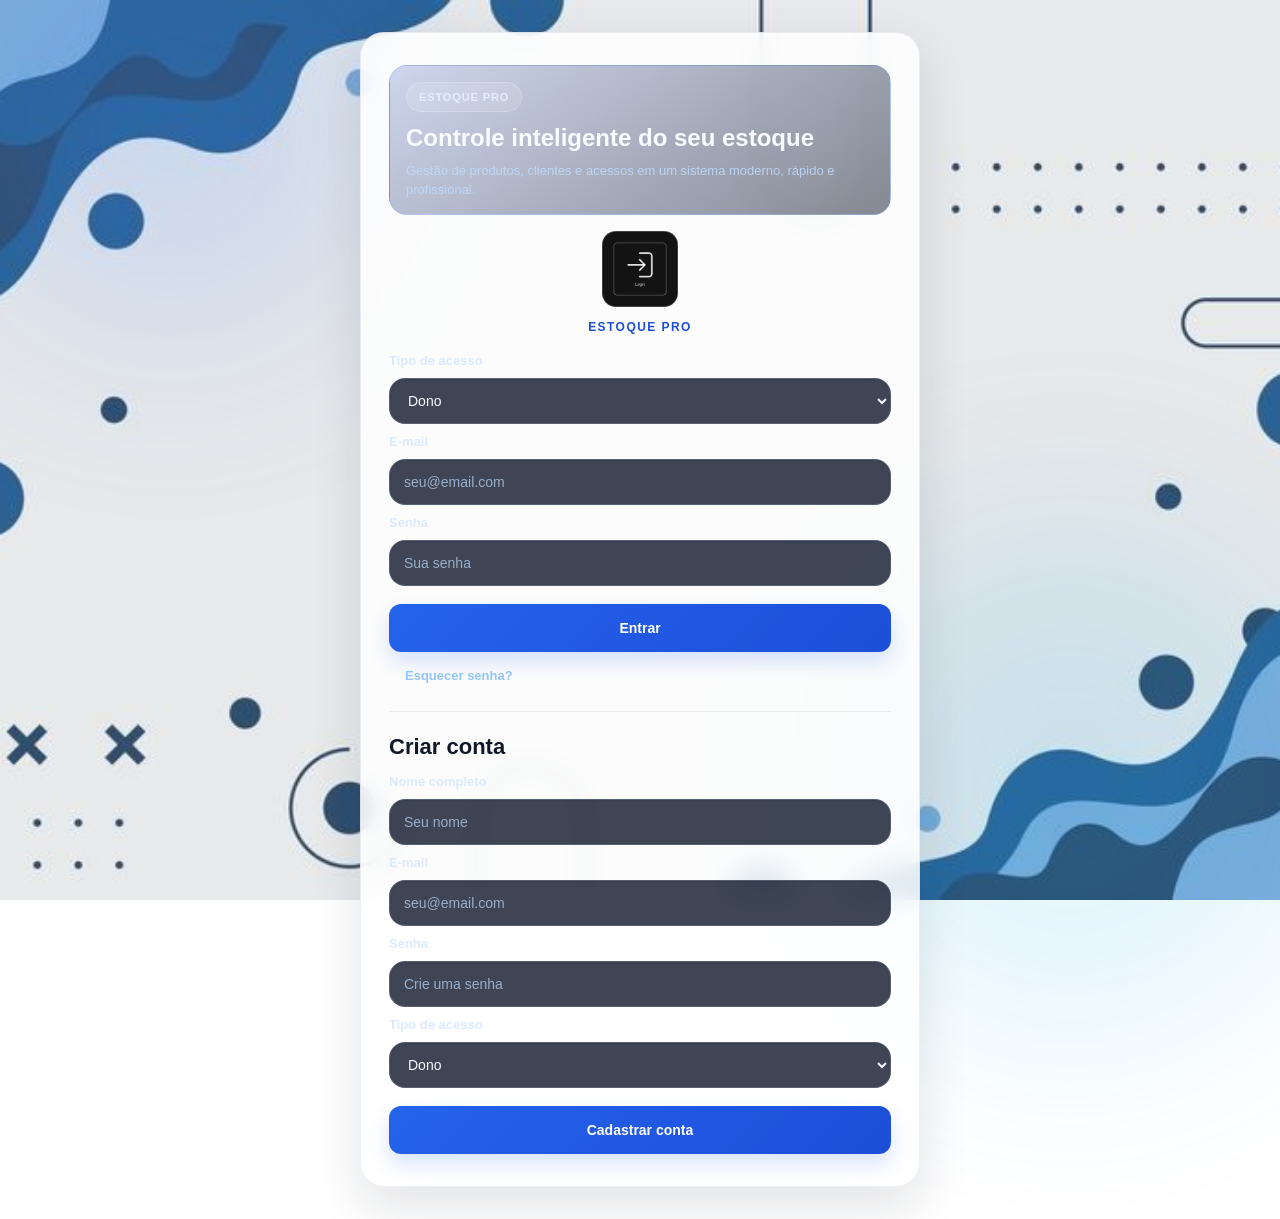
<file: pages/vendas.html>
﻿<!DOCTYPE html>
<html lang="pt-BR">
<head>
    <meta charset="UTF-8">
    <meta name="viewport" content="width=device-width, initial-scale=1.0">
    <title>Estoque Pro - Vendas</title>
    <link rel="stylesheet" href="../css/style.css">
</head>
<body>
    <div class="container">
        <div data-include="sidebar"></div>
        <main class="content">
            <header class="page-header vendas-header">
                <div class="vendas-titulo">
                    <img class="vendas-icone" src="../assets/icone-vendas.jpg" alt="Ícone de vendas">
                    <h1>Vendas</h1>
                </div>
            </header>

            <section class="cards">
                <div class="card">
                    <h3>Vendas do dia</h3>
                    <p id="vendasDia">R$ 0,00</p>
                </div>
                <div class="card">
                    <h3>Produtos vendidos</h3>
                    <p id="produtosVendidos">0</p>
                </div>
                <div class="card">
                    <h3>Clientes atendidos</h3>
                    <p id="clientesAtendidos">0</p>
                </div>
            </section>

            <section class="venda-panel">
                <div class="venda-form-box">
                    <h2>Registrar nova venda</h2>

                    <form id="formVenda" class="form-venda">
                        <div class="campo-duplo">
                            <div>
                                <label for="clienteVenda">Cliente</label>
                                <input type="text" id="clienteVenda" list="listaClientesVendas" placeholder="Nome do cliente" required>
                                <datalist id="listaClientesVendas"></datalist>
                            </div>
                            <div>
                                <label for="formaPagamento">Forma de pagamento</label>
                                <select id="formaPagamento" required>
                                    <option value="Dinheiro">Dinheiro</option>
                                    <option value="Cartão de Crédito">Cartão de Crédito</option>
                                    <option value="Cartão de Débito">Cartão de Débito</option>
                                    <option value="Pix">Pix</option>
                                </select>
                            </div>
                        </div>

                        <div class="campo-duplo">
                            <div>
                                <label for="produtoVenda">Produto</label>
                                <select id="produtoVenda" required></select>
                            </div>
                            <div>
                                <label for="quantidadeVenda">Quantidade</label>
                                <input type="number" id="quantidadeVenda" min="1" value="1" required>
                            </div>
                        </div>

                        <div class="campo-duplo">
                            <div>
                                <label for="precoVendaAtual">Preço unitário</label>
                                <input type="number" id="precoVendaAtual" min="0" step="0.01" value="0">
                            </div>
                            <div>
                                <label for="descontoVenda">Desconto (R$)</label>
                                <input type="number" id="descontoVenda" min="0" step="0.01" value="0">
                            </div>
                        </div>

                        <div class="acao-venda">
                            <button type="submit" class="btn-primary">Adicionar item</button>
                        </div>
                    </form>
                </div>

                <div class="venda-resumo-box">
                    <h2>Resumo da venda</h2>
                    <div id="itensVenda" class="itens-venda"></div>

                    <div class="total-venda">
                        <span>Subtotal</span>
                        <strong id="subtotalVenda">R$ 0,00</strong>
                    </div>
                    <div class="total-venda total-final">
                        <span>Total</span>
                        <strong id="totalVenda">R$ 0,00</strong>
                    </div>

                    <button type="button" id="finalizarVenda" class="btn-success">Finalizar venda</button>
                </div>
            </section>

            <section class="lista-vendas">
                <h2>Histórico de vendas</h2>
                <table>
                    <thead>
                        <tr>
                            <th>Cliente</th>
                            <th>Produtos</th>
                            <th>Pagamento</th>
                            <th>Data</th>
                            <th>Total</th>
                            <th>Ações</th>
                        </tr>
                    </thead>
                    <tbody id="historicoVendas"></tbody>
                </table>
            </section>
        </main>
    </div>
    <script src="../js/include-partials.js"></script>
    <script src="../js/vendas.js"></script>
</body>
</html>
</file>
<file: css/style.css>
/* ======================================================
   RESET
====================================================== */

* {
  margin: 0;
  padding: 0;
  box-sizing: border-box;
}

/* ======================================================
   BODY
====================================================== */

body {
  font-family: Arial, Helvetica, sans-serif;
  background: #f4f6f9;
  color: #1f2937;
}

input,
select,
textarea {
  font: inherit;
  width: 100%;
  min-height: 46px;
  padding: 10px 12px;
  border: 1px solid #dfe7f1;
  border-radius: 14px;
  background: #ffffff;
  color: #0f172a;
  outline: none;
  box-shadow: inset 0 1px 2px rgba(15, 23, 42, 0.04);
  transition:
    border-color 0.2s ease,
    box-shadow 0.2s ease,
    background 0.2s ease;
}

input::placeholder,
select::placeholder,
textarea::placeholder {
  color: #94a3b8;
}

textarea {
  min-height: 110px;
  resize: vertical;
  padding: 12px 14px;
}

input:focus,
select:focus,
textarea:focus {
  border-color: #2563eb;
  box-shadow:
    0 0 0 4px rgba(37, 99, 235, 0.1),
    inset 0 1px 2px rgba(15, 23, 42, 0.04);
}

.login-body {
  position: relative;
  min-height: 100vh;
  background:
    linear-gradient(rgba(255, 255, 255, 0.12), rgba(255, 255, 255, 0.12)),
    url("../assets/fundo-login.jpeg") center / cover no-repeat fixed;
  overflow-x: hidden;
  overflow-y: auto;
}

.login-body::before,
.login-body::after {
  content: "";
  position: fixed;
  border-radius: 50%;
  filter: blur(110px);
  opacity: 0.8;
  z-index: 0;
  animation: floatGlow 16s ease-in-out infinite alternate;
}

.login-body::before {
  width: 420px;
  height: 420px;
  background: rgba(59, 130, 246, 0.22);
  top: -80px;
  left: -40px;
}

.login-body::after {
  width: 520px;
  height: 520px;
  background: rgba(14, 165, 233, 0.16);
  bottom: -140px;
  right: -50px;
  animation-delay: 1.4s;
}

@keyframes floatGlow {
  0% {
    transform: translate(0, 0) scale(1);
  }
  100% {
    transform: translate(20px, 30px) scale(1.08);
  }
}

/* ======================================================
   CONTAINER PRINCIPAL
====================================================== */

.container {
  display: flex;
  min-height: 100vh;
}

.login-shell {
  position: relative;
  z-index: 1;
  min-height: 100vh;
  display: flex;
  align-items: center;
  justify-content: center;
  gap: 34px;
  padding: 44px 20px;
  width: 100%;
}

.compact-login-shell {
  padding: 32px 16px;
}

.compact-login-panel {
  width: min(430px, 100%);
  padding: 18px 18px 20px;
}

.premium-panel {
  background: rgba(15, 23, 42, 0.9);
  border: 1px solid rgba(148, 163, 184, 0.15);
  box-shadow: 0 24px 60px rgba(2, 6, 23, 0.65);
  color: #e5eefc;
}

.login-visual {
  width: min(420px, 100%);
  display: flex;
  align-items: center;
  justify-content: center;
}

.login-visual-card {
  width: 100%;
  padding: 40px 30px;
  border-radius: 30px;
  background: linear-gradient(160deg, #0f172a 0%, #111827 25%, #1d4ed8 100%);
  color: white;
  box-shadow: 0 24px 60px rgba(15, 23, 42, 0.28);
  border: 1px solid rgba(255, 255, 255, 0.1);
}

.premium-banner {
  background: linear-gradient(
    145deg,
    rgba(30, 64, 175, 0.2),
    rgba(15, 23, 42, 0.5)
  );
  border: 1px solid rgba(96, 165, 250, 0.25);
  border-radius: 18px;
  padding: 16px 16px 14px;
  margin-bottom: 16px;
}

.premium-banner h2 {
  margin: 12px 0 8px;
  color: #f8fbff;
  font-size: 24px;
  line-height: 1.2;
}

.premium-banner p {
  color: rgba(191, 219, 254, 0.85);
  font-size: 13px;
  line-height: 1.5;
}

.mini-badge {
  display: inline-block;
  padding: 8px 12px;
  border-radius: 999px;
  background: rgba(255, 255, 255, 0.12);
  border: 1px solid rgba(255, 255, 255, 0.2);
  font-size: 11px;
  letter-spacing: 0.08em;
  text-transform: uppercase;
  font-weight: 700;
}

.login-visual-card h2 {
  margin: 20px 0 12px;
  font-size: 30px;
  line-height: 1.2;
}

.login-visual-card p {
  color: rgba(255, 255, 255, 0.8);
  line-height: 1.6;
  margin-bottom: 18px;
}

.login-visual-card ul {
  list-style: none;
  display: grid;
  gap: 12px;
  color: #dbeafe;
  font-weight: 600;
}

.login-panel {
  width: min(560px, 100%);
  background: rgba(255, 255, 255, 0.86);
  backdrop-filter: blur(12px);
  -webkit-backdrop-filter: blur(12px);
  border: 1px solid rgba(148, 163, 184, 0.18);
  border-radius: 24px;
  box-shadow: 0 20px 50px rgba(15, 23, 42, 0.12);
  padding: 32px 28px;
}

.login-brand {
  display: flex;
  align-items: center;
  justify-content: center;
  gap: 14px;
  margin-bottom: 18px;
}

.compact-brand {
  flex-direction: column;
  gap: 10px;
}

.brand-mark {
  width: 48px;
  height: 48px;
  border-radius: 14px;
  background: linear-gradient(135deg, #2563eb, #1d4ed8);
  color: white;
  display: flex;
  align-items: center;
  justify-content: center;
  font-weight: bold;
  font-size: 24px;
}

.brand-logo {
  width: 76px;
  height: 76px;
  display: flex;
  align-items: center;
  justify-content: center;
  border-radius: 14px;
  background: #151515;
  border: 1px solid rgba(255, 255, 255, 0.18);
  overflow: hidden;
}

.brand-logo img {
  display: block;
  max-width: 100%;
  max-height: 100%;
  object-fit: contain;
}

.brand-logo-fallback::before {
  content: "EP";
  display: flex;
  align-items: center;
  justify-content: center;
  width: 100%;
  height: 100%;
  font-size: 1.1rem;
  font-weight: 800;
  letter-spacing: 0.12em;
  color: #1d4ed8;
}

.brand-copy {
  text-align: center;
}

.brand-copy span {
  color: #1d4ed8;
  font-size: 12px;
  font-weight: 800;
  text-transform: uppercase;
  letter-spacing: 0.12em;
}

.brand-label {
  color: #2563eb;
  font-size: 12px;
  font-weight: 700;
  text-transform: uppercase;
  letter-spacing: 0.08em;
}

.login-panel h1,
.cadastro-conta h2 {
  font-size: 28px;
  margin-top: 4px;
  color: #111827;
}

.login-mensagem {
  margin-bottom: 14px;
  padding: 9px 10px;
  border-radius: 10px;
  font-size: 13px;
  display: none;
}

.login-mensagem.erro {
  display: block;
  background: #fee2e2;
  color: #991b1b;
  border: 1px solid #fecaca;
}

.login-mensagem.sucesso {
  display: block;
  background: #dcfce7;
  color: #166534;
  border: 1px solid #bbf7d0;
}

.auth-form {
  display: grid;
  gap: 12px;
}

.auth-form label {
  display: block;
  font-weight: 600;
  color: #dbeafe;
  font-size: 13px;
}

.auth-form input,
.auth-form select,
.auth-form textarea {
  width: 100%;
  min-height: 46px;
  border: 1px solid rgba(148, 163, 184, 0.28);
  border-radius: 16px;
  padding: 0 14px;
  font-size: 14px;
  background: rgba(15, 23, 42, 0.8);
  color: #f8fbff;
  outline: none;
  transition: all 0.2s ease;
  box-shadow: inset 0 1px 2px rgba(15, 23, 42, 0.15);
}

.auth-form textarea {
  min-height: 110px;
  resize: vertical;
  padding: 12px 14px;
}

.auth-form input::placeholder,
.auth-form select::placeholder,
.auth-form textarea::placeholder {
  color: rgba(191, 219, 254, 0.7);
}

.auth-form input:focus,
.auth-form select:focus,
.auth-form textarea:focus {
  border-color: rgba(96, 165, 250, 0.9);
  box-shadow:
    0 0 0 4px rgba(59, 130, 246, 0.18),
    inset 0 1px 2px rgba(15, 23, 42, 0.15);
  background: rgba(15, 23, 42, 0.92);
}

.auth-form button,
.button-secondary {
  width: 100%;
  height: 48px;
  margin-top: 8px;
  background: linear-gradient(135deg, #2563eb, #1d4ed8);
  color: #fff;
  font-weight: 700;
  border-radius: 12px;
  box-shadow: 0 10px 20px rgba(37, 99, 235, 0.18);
  transition:
    transform 0.2s ease,
    box-shadow 0.2s ease;
}

.auth-form button:hover,
.button-secondary:hover {
  transform: translateY(-1px);
  box-shadow: 0 14px 25px rgba(37, 99, 235, 0.22);
}

.login-secondary {
  margin-top: 18px;
}

.compact-form {
  gap: 10px;
}

.forgot-link {
  margin-top: 6px;
  border: none;
  background: transparent;
  color: #93c5fd;
  font-size: 13px;
  font-weight: 700;
  cursor: pointer;
  align-self: flex-start;
}

.forgot-link:hover {
  text-decoration: underline;
}

.recuperar-senha-box {
  margin-top: 12px;
  padding-top: 12px;
  border-top: 1px solid rgba(148, 163, 184, 0.2);
}

.button-secondary {
  background: linear-gradient(135deg, #e0e7ff, #dbeafe);
  color: #1d4ed8;
  box-shadow: none;
}

.cadastro-conta {
  margin-top: 20px;
  border-top: 1px solid rgba(148, 163, 184, 0.2);
  padding-top: 18px;
}

.compact-cadastro {
  margin-top: 18px;
}

.cadastro-conta h2 {
  font-size: 22px;
  margin-bottom: 14px;
}

.mensagem,
.mensagem-sucesso,
.mensagem-erro {
  display: none;
  margin-bottom: 18px;
  padding: 12px 14px;
  border-radius: 12px;
  font-size: 14px;
  font-weight: 700;
}

.mensagem-sucesso {
  display: block;
  background: #dcfce7;
  color: #166534;
  border: 1px solid #bbf7d0;
}

.mensagem-erro {
  display: block;
  background: #fee2e2;
  color: #991b1b;
  border: 1px solid #fecaca;
}

.cadastro-cliente,
.lista-clientes {
  background: rgba(255, 255, 255, 0.95);
  border: 1px solid rgba(148, 163, 184, 0.18);
  border-radius: 20px;
  box-shadow: 0 18px 32px rgba(15, 23, 42, 0.06);
}

.cadastro-cliente {
  padding: 24px 22px;
  margin-bottom: 28px;
}

#formCliente {
  display: grid;
  gap: 16px;
}

#formCliente label {
  display: block;
  margin-bottom: 6px;
  font-size: 13px;
  font-weight: 700;
  color: #334155;
}

#formCliente input {
  width: 100%;
  min-height: 46px;
  border: 1px solid #dfe7f1;
  border-radius: 14px;
  background: #f8fafc;
  color: #0f172a;
  padding: 0 12px;
  font-size: 14px;
  outline: none;
  box-shadow: inset 0 1px 2px rgba(15, 23, 42, 0.04);
}

#formCliente input:focus {
  border-color: #2563eb;
  box-shadow:
    0 0 0 4px rgba(37, 99, 235, 0.1),
    inset 0 1px 2px rgba(15, 23, 42, 0.04);
}

#btnSalvarCliente {
  width: 100%;
  margin-top: 8px;
  background: linear-gradient(135deg, #2563eb, #1d4ed8);
  color: #fff;
  border-radius: 14px;
  padding: 12px 16px;
  font-weight: 700;
  box-shadow: 0 12px 18px rgba(37, 99, 235, 0.18);
}

#btnSalvarCliente:hover {
  transform: translateY(-1px);
}

.lista-clientes {
  padding: 22px;
}

.lista-clientes h2 {
  margin-bottom: 16px;
  font-size: 22px;
  color: #0f172a;
}

.lista-clientes table {
  width: 100%;
  border-collapse: collapse;
  overflow: hidden;
}

.lista-clientes th,
.lista-clientes td {
  padding: 14px 12px;
  text-align: left;
  border-bottom: 1px solid #e5e7eb;
  font-size: 14px;
}

.lista-clientes th {
  background: #f8fafc;
  color: #475569;
  font-weight: 700;
}

.lista-clientes tbody tr:hover {
  background: #f8fbff;
}

@media (max-width: 900px) {
  .login-shell {
    flex-direction: column;
    padding: 30px 16px;
  }

  .login-visual {
    width: min(560px, 100%);
  }
}

@media (max-width: 700px) {
  .login-panel {
    padding: 24px 18px;
  }

  .login-panel h1,
  .cadastro-conta h2 {
    font-size: 24px;
  }

  .login-visual-card h2 {
    font-size: 26px;
  }
}

/* ======================================================
   MENU LATERAL
====================================================== */

.sidebar {
  position: fixed;
  top: 0;
  left: 0;
  width: 250px;
  height: 100vh;
  overflow-y: auto;
  background: linear-gradient(180deg, #0f172a 0%, #111827 100%);
  color: white;
  padding: 24px 18px;
  border-right: 1px solid rgba(148, 163, 184, 0.18);
  box-shadow: 8px 0 25px rgba(15, 23, 42, 0.18);
}

.sidebar-brand {
  display: flex;
  align-items: center;
  gap: 12px;
  padding: 12px 10px 18px;
  margin-bottom: 8px;
  border-bottom: 1px solid rgba(148, 163, 184, 0.15);
}

.sidebar-brand-mark {
  width: 42px;
  height: 42px;
  border-radius: 12px;
  background: linear-gradient(135deg, #2563eb, #1d4ed8);
  color: #fff;
  display: flex;
  align-items: center;
  justify-content: center;
  font-size: 14px;
  font-weight: 800;
  letter-spacing: 0.08em;
}

.sidebar-brand-text {
  display: flex;
  flex-direction: column;
  gap: 3px;
  min-width: 0;
}

.sidebar-brand-text strong {
  font-size: 16px;
  color: #f8fbff;
  font-weight: 800;
  line-height: 1.2;
}

.sidebar-brand-text span {
  font-size: 11px;
  color: rgba(191, 219, 254, 0.82);
  white-space: nowrap;
  overflow: hidden;
  text-overflow: ellipsis;
}

.sidebar ul {
  list-style: none;
  display: grid;
  gap: 8px;
  margin-top: 16px;
}

.sidebar li {
  margin-bottom: 0;
}

.sidebar-user-info {
  margin-top: 20px;
  padding: 12px 10px;
  border-top: 1px solid rgba(255, 255, 255, 0.12);
  color: #dbeafe;
  font-size: 14px;
  background: rgba(255, 255, 255, 0.03);
  border-radius: 10px;
}

.sidebar-user {
  display: flex;
  flex-direction: column;
  gap: 4px;
}

.sidebar-user span {
  font-size: 12px;
  opacity: 0.8;
}

.sidebar-logout {
  width: 100%;
  margin-top: 12px;
  background: linear-gradient(135deg, #ef4444, #dc2626);
  color: white;
  box-shadow: 0 10px 18px rgba(239, 68, 68, 0.2);
}

.sidebar-logout:hover {
  background: #b91c1c;
}

.btn-editar-cliente,
.btn-excluir-cliente {
  margin-right: 8px;
  padding: 7px 10px;
  font-size: 12px;
}

.btn-editar-cliente {
  background: #2563eb;
  color: white;
}

.btn-excluir-cliente {
  background: #dc2626;
  color: white;
}

.sidebar a {
  display: block;
  padding: 12px 14px;
  color: #dfeafc;
  text-decoration: none;
  border-radius: 10px;
  transition: 0.2s;
  font-weight: 600;
}

.sidebar a:hover {
  background: linear-gradient(
    135deg,
    rgba(59, 130, 246, 0.16),
    rgba(37, 99, 235, 0.08)
  );
  color: white;
}

/* ======================================================
   CONTEÚDO
====================================================== */

.content {
  flex: 1;
  margin-left: 250px;
  padding: 30px;
  min-width: 0;
  background:
    radial-gradient(
      circle at top left,
      rgba(59, 130, 246, 0.12),
      transparent 22%
    ),
    linear-gradient(180deg, #f8fafc 0%, #eef4ff 100%);
}

.cadastro-page {
  padding-top: 42px;
}

.cadastro-header {
  margin-top: 8px;
  margin-bottom: 28px;
}

.config-page {
  padding-top: 42px;
}

.configuracoes-header {
  margin-top: 8px;
  margin-bottom: 28px;
}

.configuracoes-titulo {
  display: flex;
  align-items: center;
  gap: 12px;
}

.configuracoes-icone {
  width: 42px;
  height: 42px;
  padding: 5px;
  object-fit: contain;
  border-radius: 12px;
  background: #0f172a;
}

.produtos-titulo {
  display: flex;
  align-items: center;
  gap: 12px;
}

.produtos-icone {
  width: 42px;
  height: 42px;
  padding: 5px;
  object-fit: contain;
  border-radius: 12px;
  background: #0f172a;
}

.fornecedores-titulo {
  display: flex;
  align-items: center;
  gap: 12px;
}

.fornecedores-icone {
  width: 42px;
  height: 42px;
  padding: 5px;
  object-fit: contain;
  border-radius: 12px;
  background: #0f172a;
}

.cadastro-titulo {
  display: flex;
  align-items: center;
  gap: 12px;
}

.cadastro-icone {
  width: 42px;
  height: 42px;
  padding: 5px;
  object-fit: contain;
  border-radius: 12px;
  background: #0f172a;
}

.estoque-titulo {
  display: flex;
  align-items: center;
  gap: 12px;
}

.estoque-icone {
  width: 42px;
  height: 42px;
  padding: 5px;
  object-fit: contain;
  border-radius: 12px;
  background: #0f172a;
}

.vendas-titulo {
  display: flex;
  align-items: center;
  gap: 12px;
}

.vendas-icone {
  width: 42px;
  height: 42px;
  padding: 5px;
  object-fit: contain;
  border-radius: 12px;
  background: #0f172a;
}

.clientes-titulo {
  display: flex;
  align-items: center;
  gap: 12px;
}

.clientes-icone {
  width: 42px;
  height: 42px;
  padding: 5px;
  object-fit: contain;
  border-radius: 12px;
  background: #0f172a;
}

.page-header {
  margin-bottom: 26px;
}

.form-cadastro-produto {
  display: grid;
  gap: 16px;
  max-width: 860px;
  background: rgba(255, 255, 255, 0.96);
  border: 1px solid rgba(148, 163, 184, 0.18);
  border-radius: 20px;
  padding: 26px 24px;
  box-shadow: 0 18px 32px rgba(15, 23, 42, 0.06);
}

.form-cadastro-produto label {
  display: block;
  margin-bottom: 6px;
  font-size: 13px;
  font-weight: 700;
  color: #334155;
}

.form-cadastro-produto input,
.form-cadastro-produto select {
  width: 100%;
}

#btnSalvarProduto {
  width: 100%;
  max-width: 240px;
  margin-top: 8px;
  background: linear-gradient(135deg, #2563eb, #1d4ed8);
  color: #fff;
  border-radius: 14px;
  padding: 14px 18px;
  font-weight: 700;
  box-shadow: 0 12px 18px rgba(37, 99, 235, 0.18);
}

.eyebrow {
  display: inline-block;
  font-size: 11px;
  letter-spacing: 0.12em;
  text-transform: uppercase;
  font-weight: 800;
  color: #2563eb;
  margin-bottom: 8px;
}

.content header h1 {
  font-size: 32px;
  color: #0f172a;
  font-weight: 800;
  line-height: 1.1;
}

.dashboard-hero {
  display: flex;
  align-items: center;
  justify-content: space-between;
  gap: 20px;
  padding: 24px 26px;
  border-radius: 22px;
  background: linear-gradient(135deg, #0f172a 0%, #111827 30%, #1d4ed8 100%);
  box-shadow: 0 22px 40px rgba(15, 23, 42, 0.18);
  color: white;
  margin-bottom: 28px;
}

.dashboard-hero span {
  display: inline-block;
  color: #bfdbfe;
  font-size: 12px;
  letter-spacing: 0.12em;
  text-transform: uppercase;
  margin-bottom: 10px;
  font-weight: 700;
}

.dashboard-hero h2 {
  font-size: 30px;
  margin-bottom: 8px;
}

.dashboard-hero p {
  max-width: 620px;
  color: rgba(224, 242, 254, 0.85);
  line-height: 1.6;
}

.hero-btn {
  background: linear-gradient(135deg, #f8fafc, #dbeafe);
  color: #1d4ed8;
  padding: 12px 18px;
  border-radius: 12px;
  font-weight: 800;
  box-shadow: 0 12px 18px rgba(148, 163, 184, 0.2);
}

.cards {
  display: grid;
  grid-template-columns: repeat(auto-fit, minmax(200px, 1fr));
  gap: 20px;
  margin-bottom: 30px;
}

.card {
  position: relative;
  background: linear-gradient(135deg, #ffffff, #f8fbff);
  padding: 24px 22px;
  border-radius: 18px;
  border: 1px solid rgba(148, 163, 184, 0.18);
  box-shadow: 0 16px 30px rgba(15, 23, 42, 0.06);
  overflow: hidden;
}

.card::before {
  content: "";
  position: absolute;
  inset: 0 auto auto 0;
  width: 100%;
  height: 4px;
  background: linear-gradient(90deg, #2563eb, #38bdf8);
}

.accent-blue::before {
  background: linear-gradient(90deg, #2563eb, #60a5fa);
}
.accent-green::before {
  background: linear-gradient(90deg, #10b981, #34d399);
}
.accent-amber::before {
  background: linear-gradient(90deg, #f59e0b, #fbbf24);
}
.accent-red::before {
  background: linear-gradient(90deg, #ef4444, #f87171);
}
.accent-violet::before {
  background: linear-gradient(90deg, #8b5cf6, #a78bfa);
}

.card h3 {
  font-size: 14px;
  color: #64748b;
  margin-bottom: 12px;
  letter-spacing: 0.04em;
  text-transform: uppercase;
}

.card p {
  font-size: 30px;
  font-weight: 800;
  color: #0f172a;
}

.venda-panel {
  display: grid;
  grid-template-columns: 1.1fr 0.9fr;
  gap: 24px;
  margin-bottom: 30px;
}

.venda-form-box,
.venda-resumo-box,
.lista-vendas {
  background: rgba(255, 255, 255, 0.92);
  border: 1px solid rgba(148, 163, 184, 0.18);
  border-radius: 20px;
  box-shadow: 0 18px 32px rgba(15, 23, 42, 0.06);
}

.venda-form-box,
.venda-resumo-box {
  padding: 22px;
}

.venda-form-box h2,
.venda-resumo-box h2,
.lista-vendas h2 {
  font-size: 22px;
  color: #0f172a;
  margin-bottom: 18px;
}

.form-movimentacao,
.lista-movimentacoes {
  background: rgba(255, 255, 255, 0.96);
  border: 1px solid rgba(148, 163, 184, 0.18);
  border-radius: 20px;
  box-shadow: 0 18px 32px rgba(15, 23, 42, 0.06);
  padding: 24px 22px;
  margin-bottom: 28px;
}

.form-movimentacao h2,
.lista-movimentacoes h2 {
  margin-bottom: 18px;
  font-size: 22px;
  color: #0f172a;
}

#formMovimentacao {
  display: grid;
  gap: 16px;
}

#formMovimentacao label {
  display: block;
  margin-bottom: 6px;
  font-size: 13px;
  font-weight: 700;
  color: #334155;
}

#formMovimentacao input,
#formMovimentacao select {
  width: 100%;
  min-height: 46px;
  padding: 0 12px;
  border: 1px solid #dfe7f1;
  border-radius: 14px;
  background: #f8fafc;
  color: #0f172a;
  font-size: 14px;
  outline: none;
  box-shadow: inset 0 1px 2px rgba(15, 23, 42, 0.04);
}

#formMovimentacao input:focus,
#formMovimentacao select:focus {
  border-color: #2563eb;
  box-shadow:
    0 0 0 4px rgba(37, 99, 235, 0.1),
    inset 0 1px 2px rgba(15, 23, 42, 0.04);
}

#formMovimentacao button {
  width: 100%;
  background: linear-gradient(135deg, #2563eb, #1d4ed8);
  color: #fff;
  border-radius: 14px;
  padding: 12px 16px;
  font-weight: 700;
  box-shadow: 0 12px 18px rgba(37, 99, 235, 0.18);
}

#formMovimentacao button:hover {
  transform: translateY(-1px);
}

.lista-movimentacoes table {
  width: 100%;
  border-collapse: collapse;
}

.lista-movimentacoes th,
.lista-movimentacoes td {
  padding: 14px 12px;
  text-align: left;
  border-bottom: 1px solid #e5e7eb;
  font-size: 14px;
}

.lista-movimentacoes th {
  background: #f8fafc;
  color: #475569;
  font-weight: 700;
}

.lista-movimentacoes tbody tr:hover {
  background: #f8fbff;
}

.btn-editar,
.btn-excluir {
  padding: 7px 10px;
  border-radius: 10px;
  margin-right: 6px;
  font-size: 12px;
  font-weight: 700;
}

.btn-editar {
  background: #dbeafe;
  color: #1d4ed8;
}

.btn-excluir {
  background: #fee2e2;
  color: #b91c1c;
}

.form-venda {
  display: grid;
  gap: 18px;
}

.campo-duplo {
  display: grid;
  grid-template-columns: repeat(2, minmax(0, 1fr));
  gap: 16px;
}

.campo-duplo > div {
  display: grid;
  align-items: start;
  gap: 8px;
  min-width: 0;
}

.form-venda label {
  display: block;
  margin: 0;
  font-size: 13px;
  font-weight: 700;
  color: #334155;
}

.form-venda input,
.form-venda select,
.form-venda textarea {
  width: 100%;
  min-height: 46px;
  padding: 0 12px;
  border: 1px solid #dfe7f1;
  border-radius: 14px;
  background: #f8fafc;
  color: #0f172a;
  font-size: 14px;
  outline: none;
  box-shadow: inset 0 1px 2px rgba(15, 23, 42, 0.04);
}

.form-venda textarea {
  min-height: 100px;
  resize: vertical;
  padding: 12px;
}

.form-venda input:focus,
.form-venda select:focus,
.form-venda textarea:focus {
  border-color: #2563eb;
  box-shadow:
    0 0 0 4px rgba(37, 99, 235, 0.12),
    inset 0 1px 2px rgba(15, 23, 42, 0.04);
}

.acao-venda {
  display: flex;
  justify-content: flex-start;
}

.btn-primary,
.btn-success,
.btn-excluir-venda,
.btn-remover-item {
  border-radius: 12px;
  font-weight: 700;
}

.btn-primary,
.btn-success {
  padding: 12px 18px;
}

.btn-primary {
  background: linear-gradient(135deg, #2563eb, #1d4ed8);
  color: white;
  box-shadow: 0 12px 20px rgba(37, 99, 235, 0.18);
  transition:
    transform 0.2s ease,
    box-shadow 0.2s ease;
}

.btn-primary:hover {
  transform: translateY(-1px);
  box-shadow: 0 14px 24px rgba(37, 99, 235, 0.22);
}

.btn-success {
  width: 100%;
  background: linear-gradient(135deg, #10b981, #059669);
  color: white;
  margin-top: 18px;
  box-shadow: 0 12px 20px rgba(16, 185, 129, 0.16);
  transition:
    transform 0.2s ease,
    box-shadow 0.2s ease;
}

.btn-success:hover {
  transform: translateY(-1px);
  box-shadow: 0 14px 24px rgba(16, 185, 129, 0.22);
}

.itens-venda {
  display: grid;
  gap: 12px;
  margin-bottom: 16px;
}

.item-venda {
  display: flex;
  justify-content: space-between;
  align-items: center;
  gap: 12px;
  padding: 12px 14px;
  background: linear-gradient(135deg, #f8fafc, #eef6ff);
  border: 1px solid #dfe7f1;
  border-radius: 12px;
}

.item-venda strong {
  display: block;
  color: #0f172a;
  margin-bottom: 4px;
  font-size: 15px;
}

.item-venda span {
  color: #64748b;
  font-size: 13px;
}

.item-acoes {
  display: flex;
  align-items: center;
  gap: 10px;
}

.btn-editar-item,
.btn-remover-item {
  border-radius: 10px;
  font-weight: 700;
  padding: 7px 10px;
}

.btn-editar-item {
  background: #dbeafe;
  color: #1d4ed8;
}

.btn-remover-item {
  background: #fee2e2;
  color: #b91c1c;
  width: auto;
  height: auto;
  display: inline-flex;
  align-items: center;
  justify-content: center;
}

.total-venda {
  display: flex;
  justify-content: space-between;
  align-items: center;
  padding: 12px 0;
  color: #334155;
  font-size: 15px;
  border-top: 1px solid #e2e8f0;
}

.total-final {
  font-size: 18px;
  color: #0f172a;
  font-weight: 800;
  padding-top: 16px;
}

.vazio {
  color: #64748b;
  font-size: 14px;
}

.lista-vendas {
  padding: 22px;
}

.lista-vendas table {
  min-width: 720px;
  border-collapse: collapse;
}

.lista-vendas th,
.lista-vendas td {
  padding: 14px 12px;
  border-bottom: 1px solid #e5e7eb;
  text-align: left;
}

.lista-vendas th {
  background: #f8fafc;
  color: #475569;
  font-size: 13px;
  font-weight: 700;
}

.lista-vendas tbody tr:hover {
  background: #f8fbff;
}

.btn-editar-venda,
.btn-excluir-venda {
  padding: 8px 10px;
  border-radius: 10px;
  font-weight: 700;
  margin-right: 6px;
}

.btn-editar-venda {
  background: #dbeafe;
  color: #1d4ed8;
}

.btn-excluir-venda {
  background: #fee2e2;
  color: #b91c1c;
}

@media (max-width: 980px) {
  .venda-panel {
    grid-template-columns: 1fr;
  }
}

@media (max-width: 700px) {
  .content {
    margin-left: 0;
    padding: 18px 16px 30px;
  }

  .campo-duplo {
    grid-template-columns: 1fr;
  }

  .card p {
    font-size: 24px;
  }
}

/* ======================================================
   FILTROS
====================================================== */

.filtros {
  display: flex;

  gap: 12px;

  margin-bottom: 25px;

  flex-wrap: wrap;
}

/* INPUT E SELECT */

.filtros input,
.filtros select,
.filtros textarea {
  height: 42px;

  padding: 0 12px;

  border: 1px solid #dfe3ea;

  border-radius: 12px;

  background: white;

  font-size: 14px;

  outline: none;

  box-shadow: inset 0 1px 2px rgba(15, 23, 42, 0.02);
}

.filtros textarea {
  min-height: 88px;
  resize: vertical;
  padding: 10px 12px;
}

/* PESQUISA */

.filtros input {
  flex: 1;

  min-width: 220px;
}

/* FOCO */

.filtros input:focus,
.filtros select:focus,
.filtros textarea:focus {
  border-color: #2563eb;

  box-shadow: 0 0 0 3px rgba(37, 99, 235, 0.1);
}

/* ======================================================
   BOTÕES
====================================================== */

button {
  border: none;

  border-radius: 8px;

  padding: 10px 16px;

  font-size: 14px;

  font-weight: 600;

  cursor: pointer;

  transition: 0.2s;
}

/* CADASTRAR */

#novoProduto,
#btnSalvarProduto {
  background: #2563eb;

  color: white;
}

#novoProduto:hover,
#btnSalvarProduto:hover {
  background: #1d4ed8;
}

/* ======================================================
   TABELAS
====================================================== */

.lista-produtos,
.tabela-alerta {
  width: 100%;

  background: white;

  border-radius: 12px;

  border: 1px solid #e5e7eb;

  overflow-x: auto;
}

/* TABLE */

table {
  width: 100%;

  border-collapse: collapse;

  min-width: 700px;
}

/* CABEÇALHO */

thead {
  background: #f9fafb;
}

/* CÉLULAS */

th,
td {
  padding: 14px 16px;

  text-align: left;

  border-bottom: 1px solid #e5e7eb;

  font-size: 14px;
}

/* TH */

th {
  color: #6b7280;

  font-size: 13px;

  font-weight: 600;

  white-space: nowrap;
}

/* TD */

td {
  color: #374151;
}

/* HOVER DA LINHA */

tbody tr:hover {
  background: #f9fafb;
}

/* ======================================================
   COLUNA DE ESTOQUE
====================================================== */

td:nth-child(5) {
  font-weight: 600;

  white-space: nowrap;
}

/* UNIDADE */

td:nth-child(6) {
  color: #6b7280;

  white-space: nowrap;
}

/* PREÇO */

td:nth-child(7) {
  font-weight: 600;

  white-space: nowrap;
}

/* ======================================================
   BOTÕES DA TABELA
====================================================== */

td button {
  margin-right: 6px;

  padding: 7px 11px;

  font-size: 13px;
}

/* EDITAR */

td button:first-child {
  background: #e0e7ff;

  color: #3730a3;
}

td button:first-child:hover {
  background: #c7d2fe;
}

/* EXCLUIR */

td button:last-child {
  background: #fee2e2;

  color: #b91c1c;
}

td button:last-child:hover {
  background: #fecaca;
}

/* ======================================================
   ALERTAS
====================================================== */

.alertas {
  margin-top: 30px;
}

.alertas h2 {
  margin-bottom: 15px;

  font-size: 20px;
}

/* STATUS */

.status-baixo {
  color: #b45309;

  font-weight: bold;
}

.status-zerado {
  color: #dc2626;

  font-weight: bold;
}

/* ======================================================
   RESUMO
====================================================== */

.resumo-dashboard {
  margin-top: 30px;

  padding: 25px;

  background: white;

  border: 1px solid #e5e7eb;

  border-radius: 12px;
}

.resumo-dashboard h2 {
  margin-bottom: 10px;
}

.resumo-dashboard p {
  color: #6b7280;

  line-height: 1.6;
}

/* ======================================================
   FORMULÁRIO
====================================================== */

#formProduto {
  max-width: 1000px;
  width: 100%;

  background: white;

  padding: 30px;

  border-radius: 12px;

  border: 1px solid #e5e7eb;

  box-shadow: 0 2px 8px rgba(0, 0, 0, 0.04);
}

/* LABEL */

#formProduto label {
  display: block;

  margin-bottom: 7px;

  margin-top: 18px;

  font-size: 14px;

  font-weight: 600;

  color: #374151;
}

/* PRIMEIRO LABEL */

#formProduto label:first-child {
  margin-top: 0;
}

/* INPUTS E SELECT */

#formProduto input,
#formProduto select,
#formProduto textarea {
  width: 100%;

  min-height: 43px;

  padding: 0 12px;

  border: 1px solid #dfe3ea;

  border-radius: 12px;

  background: white;

  font-size: 14px;

  outline: none;

  box-shadow: inset 0 1px 2px rgba(15, 23, 42, 0.02);
}

#formProduto textarea {
  min-height: 110px;
  resize: vertical;
  padding: 10px 12px;
}

/* FOCO FORM */

#formProduto input:focus,
#formProduto select:focus,
#formProduto textarea:focus {
  border-color: #2563eb;

  box-shadow: 0 0 0 3px rgba(37, 99, 235, 0.1);
}

/* CAMPO SOMENTE LEITURA */

#codigoInterno {
  background: #f3f4f6;

  color: #6b7280;

  cursor: not-allowed;
}

/* BOTÃO DO FORM */

#btnSalvarProduto {
  margin-top: 25px;

  width: 100%;

  height: 45px;
}

/* ======================================================
   MENSAGENS DA TABELA
====================================================== */

#listaProdutos td[colspan],
#produtosAlerta td[colspan] {
  text-align: center;

  padding: 30px;

  color: #6b7280;
}

/* ======================================================
   RELATÓRIOS
====================================================== */

.relatorios-header { display: flex; align-items: flex-start; justify-content: space-between; gap: 20px; }
.relatorios-header > div > p:not(.eyebrow) { margin-top: 8px; color: #64748b; }
.relatorios-titulo { display: flex; align-items: center; gap: 12px; }
.relatorios-icone { width: 42px; height: 42px; padding: 5px; object-fit: contain; border-radius: 12px; background: #0f172a; }
.eyebrow { margin-bottom: 6px; color: #2563eb; font-size: 12px; font-weight: 800; letter-spacing: .08em; }
.btn-secondary { width: auto; white-space: nowrap; background: #eff6ff; color: #1d4ed8; border: 1px solid #bfdbfe; }
.relatorios-filtros { display: flex; align-items: end; gap: 18px; margin: 24px 0; padding: 18px; background: #fff; border: 1px solid #e2e8f0; border-radius: 16px; }
.relatorios-filtros label { display: block; margin-bottom: 7px; font-size: 14px; font-weight: 700; }
.relatorios-filtros select { min-width: 210px; }
.periodo-descricao { padding-bottom: 12px; color: #64748b; font-size: 14px; }
.relatorio-cards { margin-bottom: 24px; }
.relatorio-grid { display: grid; grid-template-columns: repeat(2, minmax(0, 1fr)); gap: 24px; margin-bottom: 24px; }
.relatorio-bloco { padding: 22px; background: #fff; border: 1px solid #e2e8f0; border-radius: 16px; overflow: hidden; }
.relatorio-bloco-titulo { display: flex; justify-content: space-between; gap: 12px; align-items: baseline; margin-bottom: 18px; }
.relatorio-bloco h2 { font-size: 18px; }
.relatorio-bloco-titulo span { color: #64748b; font-size: 13px; text-align: right; }

@media (max-width: 900px) { .relatorio-grid { grid-template-columns: 1fr; } }
@media (max-width: 700px) {
  .relatorios-header, .relatorios-filtros { flex-direction: column; align-items: stretch; }
  .btn-secondary, .relatorios-filtros select { width: 100%; }
  .periodo-descricao { padding-bottom: 0; }
  .relatorio-bloco { padding: 16px; overflow-x: auto; }
}

/* ======================================================
   RESPONSIVIDADE
====================================================== */

@media (max-width: 900px) {
  .sidebar {
    width: 210px;
  }

  .content {
    padding: 20px;
  }
}

/* ======================================================
   CELULAR
====================================================== */

@media (max-width: 700px) {
  .container {
    flex-direction: column;
  }

  .sidebar {
    width: 100%;

    min-height: auto;

    padding: 20px;
  }

  .sidebar h1 {
    margin-bottom: 20px;
  }

  .sidebar ul {
    display: flex;

    gap: 5px;

    overflow-x: auto;
  }

  .sidebar li {
    margin: 0;

    flex-shrink: 0;
  }

  .sidebar a {
    padding: 10px 12px;

    font-size: 13px;
  }

  .content {
    padding: 15px;
  }

  .content header h1 {
    font-size: 24px;
  }

  .cards {
    grid-template-columns: 1fr;
  }

  #formProduto {
    padding: 20px;
  }

  .filtros {
    flex-direction: column;
  }

  .filtros input,
  .filtros select,
  .filtros button {
    width: 100%;
  }
}
/* ======================================================
   RESPONSIVIDADE MOBILE - ESTOQUE PRO
   ====================================================== */

@media (max-width: 700px) {

  /* ==============================
     CONFIGURAÇÃO GERAL
     ============================== */

  html,
  body {
    width: 100%;
    max-width: 100%;
    overflow-x: hidden;
  }

  body {
    font-size: 14px;
  }

  .container {
    display: block;
    width: 100%;
    min-height: 100vh;
  }

  /* ==============================
     MENU MOBILE
     ============================== */

  .sidebar {
    position: relative;
    top: auto;
    left: auto;

    width: 100%;
    height: auto;
    min-height: auto;

    padding: 12px;
    overflow: hidden;

    border-right: none;
    border-bottom: 1px solid rgba(148, 163, 184, 0.18);

    box-shadow: 0 5px 20px rgba(15, 23, 42, 0.15);

    z-index: 100;
  }

  .sidebar-brand {
    padding: 8px 6px 12px;
    margin-bottom: 8px;
  }

  .sidebar-brand-mark {
    width: 38px;
    height: 38px;
    flex-shrink: 0;
  }

  .sidebar-brand-text strong {
    font-size: 15px;
  }

  .sidebar-brand-text span {
    font-size: 10px;
  }

  .sidebar ul {
    display: flex;

    width: 100%;

    gap: 6px;

    margin-top: 10px;

    overflow-x: auto;
    overflow-y: hidden;

    padding-bottom: 5px;

    scrollbar-width: thin;
  }

  .sidebar li {
    flex: 0 0 auto;
  }

  .sidebar a {
    display: block;

    padding: 9px 12px;

    font-size: 12px;

    white-space: nowrap;

    border-radius: 9px;
  }

  .sidebar-user-info {
    margin-top: 10px;
    padding: 9px;

    font-size: 12px;
  }

  .sidebar-logout {
    margin-top: 8px;
    min-height: 40px;
  }

  /* ==============================
     CONTEÚDO PRINCIPAL
     ============================== */

  .content {
    width: 100%;

    margin-left: 0;

    padding: 18px 12px 30px;

    min-width: 0;
  }

  .content header h1 {
    font-size: 24px;
    line-height: 1.2;
  }

  .page-header,
  .cadastro-header,
  .configuracoes-header {
    margin-top: 5px;
    margin-bottom: 20px;
  }

  /* ==============================
     TÍTULOS
     ============================== */

  .produtos-titulo,
  .fornecedores-titulo,
  .cadastro-titulo,
  .estoque-titulo,
  .vendas-titulo,
  .clientes-titulo,
  .configuracoes-titulo,
  .relatorios-titulo {
    gap: 9px;
    align-items: center;
  }

  .produtos-icone,
  .fornecedores-icone,
  .cadastro-icone,
  .estoque-icone,
  .vendas-icone,
  .clientes-icone,
  .configuracoes-icone,
  .relatorios-icone {
    width: 36px;
    height: 36px;
    flex-shrink: 0;
  }

  /* ==============================
     DASHBOARD
     ============================== */

  .dashboard-hero {
    flex-direction: column;

    align-items: flex-start;

    padding: 20px 18px;

    gap: 15px;

    border-radius: 17px;
  }

  .dashboard-hero h2 {
    font-size: 23px;
  }

  .dashboard-hero p {
    font-size: 13px;
  }

  .hero-btn {
    width: 100%;
    text-align: center;
  }

  /* ==============================
     CARDS
     ============================== */

  .cards {
    display: grid;

    grid-template-columns: repeat(2, minmax(0, 1fr));

    gap: 10px;

    margin-bottom: 20px;
  }

  .card {
    padding: 18px 14px;

    border-radius: 14px;

    min-width: 0;
  }

  .card h3 {
    font-size: 11px;

    line-height: 1.3;

    margin-bottom: 8px;
  }

  .card p {
    font-size: 21px;

    word-break: break-word;
  }

  /* ==============================
     FILTROS
     ============================== */

  .filtros {
    display: flex;

    flex-direction: column;

    width: 100%;

    gap: 10px;

    margin-bottom: 18px;
  }

  .filtros input,
  .filtros select,
  .filtros textarea,
  .filtros button {
    width: 100%;

    min-width: 0;

    min-height: 44px;
  }

  .filtros input {
    min-width: 0;
  }

  /* ==============================
     TABELAS
     ============================== */

  .lista-produtos,
  .lista-clientes,
  .lista-movimentacoes,
  .lista-vendas,
  .tabela-alerta {
    width: 100%;

    max-width: 100%;

    overflow-x: auto;

    -webkit-overflow-scrolling: touch;

    border-radius: 14px;
  }

  table {
    min-width: 650px;

    width: max-content;
  }

  th,
  td {
    padding: 11px 10px;

    font-size: 12px;

    white-space: nowrap;
  }

  th {
    font-size: 11px;
  }

  td button {
    padding: 7px 9px;

    font-size: 11px;

    margin-right: 4px;
  }

  /* ==============================
     FORMULÁRIO PRODUTO
     ============================== */

  #formProduto,
  .form-cadastro-produto {
    width: 100%;

    max-width: 100%;

    padding: 18px 15px;

    border-radius: 15px;
  }

  #formProduto label,
  .form-cadastro-produto label {
    font-size: 13px;

    margin-top: 15px;
  }

  #formProduto input,
  #formProduto select,
  #formProduto textarea,
  .form-cadastro-produto input,
  .form-cadastro-produto select,
  .form-cadastro-produto textarea {
    min-height: 44px;

    font-size: 14px;
  }

  #formProduto textarea,
  .form-cadastro-produto textarea {
    min-height: 100px;
  }

  #btnSalvarProduto {
    width: 100%;

    max-width: none;

    min-height: 46px;
  }

  /* ==============================
     FORMULÁRIO CLIENTE
     ============================== */

  .cadastro-cliente {
    padding: 18px 15px;

    margin-bottom: 18px;

    border-radius: 15px;
  }

  #formCliente {
    gap: 12px;
  }

  #formCliente input {
    min-height: 44px;
  }

  #btnSalvarCliente {
    min-height: 46px;
  }

  .lista-clientes {
    padding: 15px;
  }

  .lista-clientes h2 {
    font-size: 19px;
  }

  /* ==============================
     ESTOQUE / MOVIMENTAÇÃO
     ============================== */

  .form-movimentacao,
  .lista-movimentacoes {
    padding: 18px 15px;

    border-radius: 15px;

    margin-bottom: 18px;
  }

  .form-movimentacao h2,
  .lista-movimentacoes h2 {
    font-size: 19px;
  }

  #formMovimentacao {
    gap: 12px;
  }

  #formMovimentacao input,
  #formMovimentacao select {
    min-height: 44px;
  }

  #formMovimentacao button {
    min-height: 46px;
  }

  /* ==============================
     VENDAS
     ============================== */

  .venda-panel {
    display: grid;

    grid-template-columns: 1fr;

    gap: 15px;
  }

  .venda-form-box,
  .venda-resumo-box,
  .lista-vendas {
    padding: 17px 14px;

    border-radius: 15px;
  }

  .venda-form-box h2,
  .venda-resumo-box h2,
  .lista-vendas h2 {
    font-size: 19px;
  }

  .form-venda {
    gap: 13px;
  }

  .campo-duplo {
    grid-template-columns: 1fr;

    gap: 12px;
  }

  .form-venda input,
  .form-venda select,
  .form-venda textarea {
    min-height: 44px;

    font-size: 14px;
  }

  .acao-venda {
    width: 100%;
  }

  .btn-primary {
    width: 100%;

    min-height: 46px;
  }

  .btn-success {
    min-height: 46px;
  }

  .item-venda {
    flex-direction: column;

    align-items: flex-start;

    padding: 12px;
  }

  .item-acoes {
    width: 100%;

    justify-content: flex-end;
  }

  .lista-vendas table {
    min-width: 720px;
  }

  /* ==============================
     RELATÓRIOS
     ============================== */

  .relatorios-header {
    flex-direction: column;

    align-items: stretch;

    gap: 12px;
  }

  .relatorios-filtros {
    flex-direction: column;

    align-items: stretch;

    gap: 12px;

    margin: 18px 0;

    padding: 15px;
  }

  .relatorios-filtros select,
  .btn-secondary {
    width: 100%;

    min-height: 44px;
  }

  .relatorio-grid {
    grid-template-columns: 1fr;

    gap: 15px;
  }

  .relatorio-bloco {
    padding: 15px;

    overflow-x: auto;

    border-radius: 14px;
  }

  .relatorio-bloco-titulo {
    flex-direction: column;

    align-items: flex-start;

    gap: 5px;
  }

  .relatorio-bloco-titulo span {
    text-align: left;
  }

  /* ==============================
     RESUMO
     ============================== */

  .resumo-dashboard {
    margin-top: 20px;

    padding: 18px 15px;

    border-radius: 14px;
  }

  .resumo-dashboard h2 {
    font-size: 19px;
  }

  .resumo-dashboard p {
    font-size: 13px;
  }

  /* ==============================
     BOTÕES
     ============================== */

  button,
  .btn-primary,
  .btn-success,
  .btn-secondary {
    min-height: 44px;
  }

  /* ==============================
     LOGIN NO CELULAR
     ============================== */

  .login-shell {
    width: 100%;

    min-height: 100vh;

    padding: 25px 12px;

    gap: 18px;
  }

  .login-visual {
    width: 100%;
  }

  .login-visual-card {
    padding: 25px 20px;

    border-radius: 20px;
  }

  .login-visual-card h2 {
    font-size: 23px;
  }

  .login-panel {
    width: 100%;

    padding: 20px 15px;

    border-radius: 18px;
  }

  .compact-login-panel {
    width: 100%;

    padding: 16px 14px 18px;
  }

  .login-panel h1,
  .cadastro-conta h2 {
    font-size: 22px;
  }

  .login-brand {
    gap: 10px;
  }

  .brand-logo {
    width: 62px;
    height: 62px;
  }

  .auth-form {
    gap: 10px;
  }

  .auth-form input,
  .auth-form select,
  .auth-form textarea {
    min-height: 44px;

    font-size: 14px;
  }

  .auth-form button,
  .button-secondary {
    min-height: 46px;
  }

  /* ==============================
     ESPAÇAMENTOS
     ============================== */

  .cadastro-page,
  .config-page {
    padding-top: 10px;
  }
}


/* ======================================================
   CELULARES MUITO PEQUENOS
   ====================================================== */

@media (max-width: 400px) {

  .content {
    padding: 14px 10px 25px;
  }

  .sidebar {
    padding: 10px;
  }

  .sidebar a {
    padding: 8px 10px;

    font-size: 11px;
  }

  .cards {
    grid-template-columns: 1fr;
  }

  .card p {
    font-size: 24px;
  }

  .content header h1 {
    font-size: 21px;
  }

  .produtos-icone,
  .fornecedores-icone,
  .cadastro-icone,
  .estoque-icone,
  .vendas-icone,
  .clientes-icone,
  .configuracoes-icone,
  .relatorios-icone {
    width: 32px;
    height: 32px;
  }

  #formProduto,
  .form-cadastro-produto,
  .cadastro-cliente,
  .form-movimentacao,
  .venda-form-box,
  .venda-resumo-box {
    padding: 15px 12px;
  }
}
</file>
